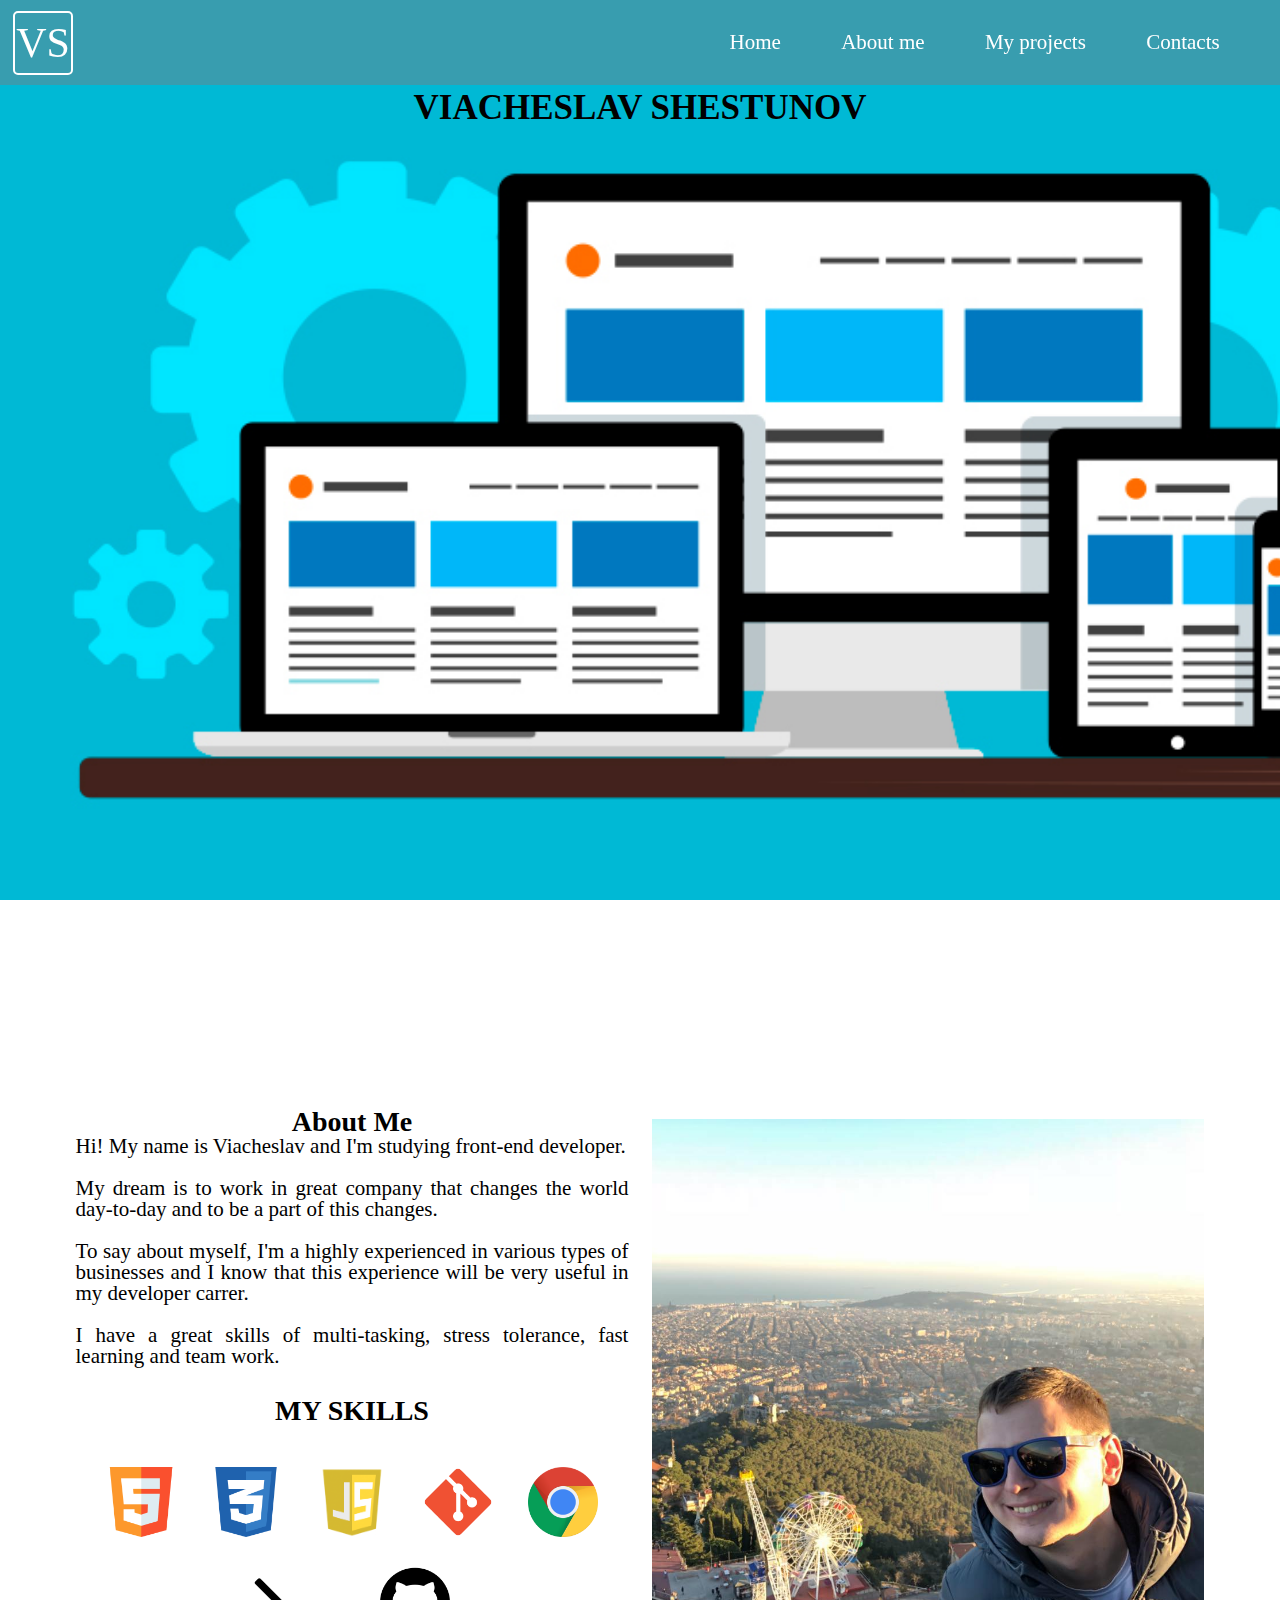
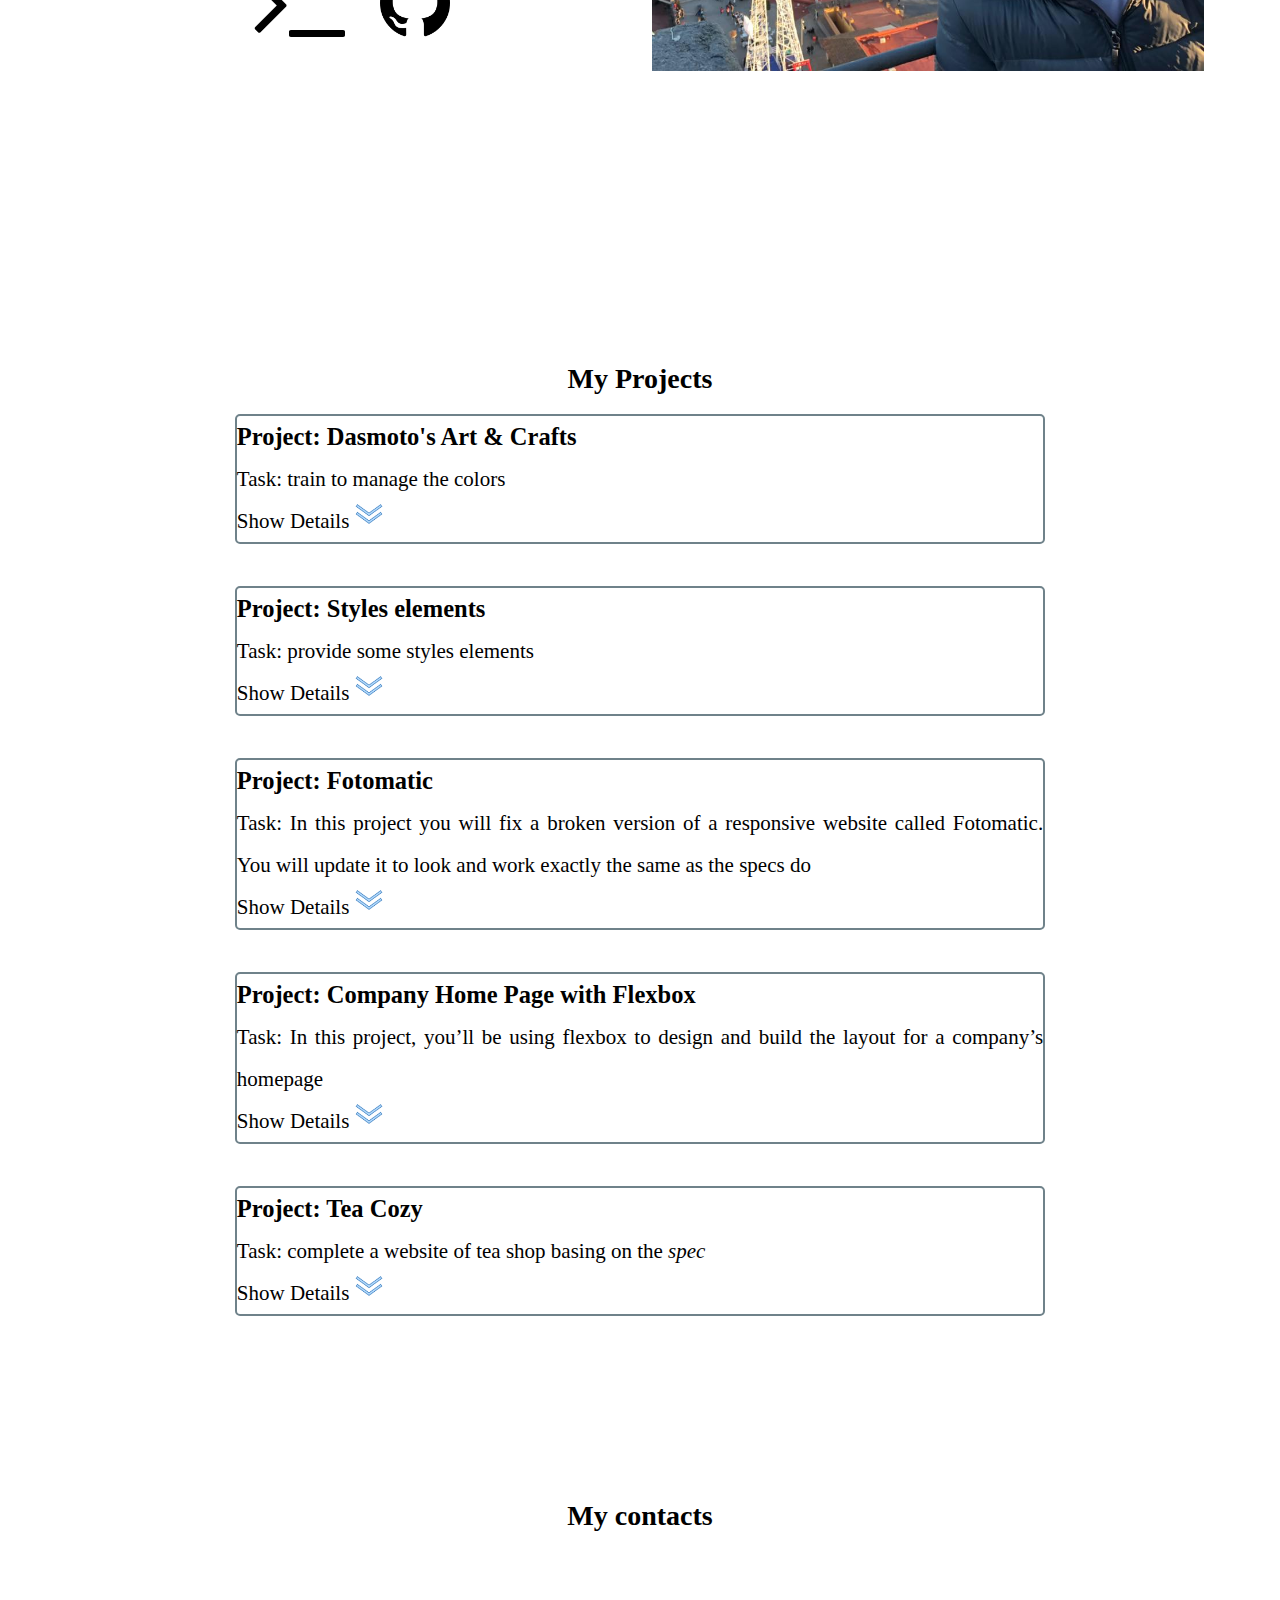
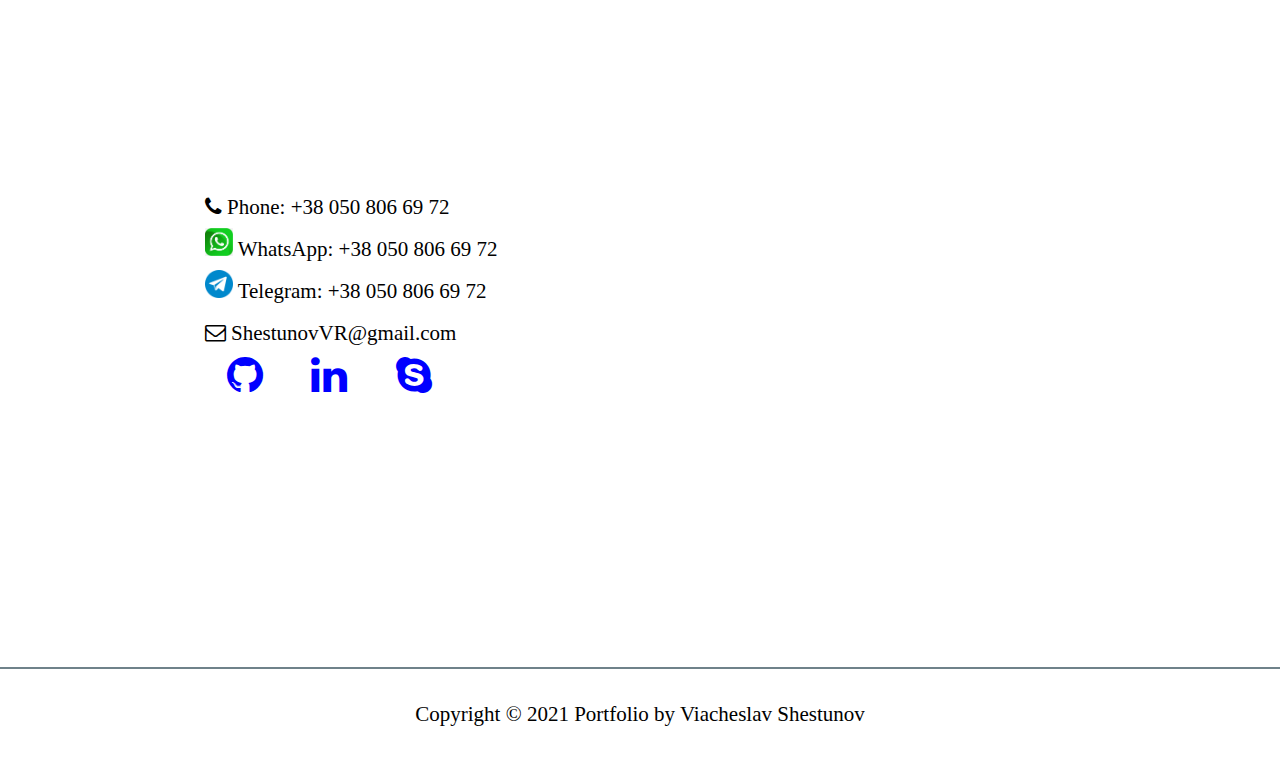
<file: index.html>
<!DOCTYPE html>
<html>
    <head>
        <title>My first portfolio</title>
        <meta http-equiv="Content-Type" content="text/html; charset=utf-8" />
        <meta name="viewport" content="width=device-width, initial-scale=1.0">
        <link rel="stylesheet"  href="./css/reset.css">
        <link rel="stylesheet"  href="./css/style.css">
        <link rel="stylesheet" href="https://maxcdn.bootstrapcdn.com/font-awesome/4.5.0/css/font-awesome.min.css">
    </head>
    <body>
        <header id="head">
            <nav id="navv">
                <div class="logo desktop">
                    <a class="logo-text desktop" href="./index.html">VS</a>
                </div>
                <ul class="desktop" id="navdesk">
                    <li class="desktop"><a href="#head">Home</a></li>
                    <li class="desktop"><a href="#About-me">About me</a></li>   
                    <li class="desktop"><a href="#My-projects">My projects</a></li>
                    <li class="desktop"><a href="#contact-me">Contacts</a></li>
                </ul>
                <img src="./icons/button.png" id="navbutton" hidden>
                <ul id="mobnavlist">
                    <li><a href="#head">Home</a></li>
                    <li><a href="#About-me">About me</a></li>
                    <li><a href="#My-projects">My projects</a></li>
                    <li><a href="#contact-me">Contacts</a></li>s
                </ul>
            </nav>
        </header>   
        <main>
            <section id="banner">
                <h1>VIACHESLAV SHESTUNOV</h1>
            </section>
            <section id="About-me" class="about-container">
                <div class="about">
                    <div class="about-text">
                        <h2>About Me</h2>
                        <p>Hi! My name is Viacheslav and I'm studying front-end developer.
                        <br><br>
                        My dream is to work in great company that changes the world day-to-day and to be a part of this changes.
                        <br><br>
                        To say about myself, I'm a highly experienced in various types of businesses and I know that this experience will be very useful in my developer carrer. 
                        <br><br>
                        I have a great skills of multi-tasking, stress tolerance, fast learning and team work.</p>
                        <div class="techs-container">
                            <h2> MY SKILLS<br></h2>
                            <div class="techs">
                                <a href="https://developer.mozilla.org/en-US/docs/Web/Guide/HTML/HTML5" target="_blank"><img src="./icons/html.png" class="icon"></a>
                                <a href="https://developer.mozilla.org/en-US/docs/Web/CSS" target="_blank"><img src="./icons/css.png" class="icon"></a>
                                <a href="https://developer.mozilla.org/en-US/docs/Web/JavaScript" target="_blank"><img src="./icons/js.jpg" class="icon"></a>
                                <a href="https://git-scm.com/" target="_blank"><img src="./icons/git.png" class="icon"></a>
                                <a href="https://www.google.com/intl/en/chrome/?brand=IXYC&gclid=Cj0KCQiA7NKBBhDBARIsAHbXCB52EkDRizLIXJynX8oY36kQV3zPQgkDBGh5k_0WTLygUndVQ51uj00aAtTcEALw_wcB&gclsrc=aw.ds/" target="_blank"><img src="./icons/chrome.png" class="icon"></a>
                                <a href="https://docs.microsoft.com/en-us/windows/terminal/command-line-arguments?tabs=windows" target="_blank"><i class="fa fa-terminal"></i></a>
                                <a href="https://github.com/" target="_blank"><img src="./icons/github.png" class="icon"></a>
                            </div>
                        </div> 
                    </div>
                    <img class="about-photo" src="./images/main-photo.jpg">
                </div>
            </section>
            <section id="My-projects">
                <div class="projects-container">
                    <h2>My Projects</h2>
                    <ul class="project-list">
                        <li id='project1'>
                            <div class="arrow-container">
                                <h3>Project: Dasmoto's Art & Crafts</h3>
                                <p>Task: train to manage the colors</p>
                                <div id="arr1" class="arrow">
                                    <span  id="text1">Show Details</span> 
                                    <img id="arrowdown1" src="./icons/arrowsdown.png" class="icon">
                                    <img src="./icons/arrowsup.png" class="icon" id="arrowup1" hidden>
                                </div>
                            </div>
                            <div class="hidden-project" id="hidden1" hidden>
                                <a href="./Project1/index.html" target="_blank"><img src="./images/project1.png" class="project-screenshot"></a>
                                <p class="project-technologies">Used such techs: 
                                    <i class="fa fa-html5"></i>
                                    <i class="fa fa-css3"></i>
                                    <i class="fa fa-git-square"></i>
                                    <i class="fa fa-chrome"></i>
                                    <i class="fa fa-terminal"></i>
                                    <i class="fa fa-github"></i>
                                </p>
                            </div>
                        </li>
                        <li id='project2'>
                            <div class="arrow-container">
                                <h3>Project: Styles elements</h3>
                                <p>Task: provide some styles elements</p>
                                <div id="arr2" class="arrow">
                                    <span  id="text2">Show Details</span> 
                                    <img id="arrowdown2" src="./icons/arrowsdown.png" class="icon">
                                    <img src="./icons/arrowsup.png" class="icon" id="arrowup2" hidden>
                                </div>
                            </div>
                            <div class="hidden-project" id="hidden2" hidden>
                                <a href="./Project2/index.html" target="_blank"><img src="./images/project2.png" class="project-screenshot"></a>
                                <p class="project-technologies">Used such techs: 
                                    <i class="fa fa-html5"></i>
                                    <i class="fa fa-css3"></i>
                                    <i class="fa fa-git-square"></i>
                                    <i class="fa fa-chrome"></i>
                                    <i class="fa fa-terminal"></i>
                                    <i class="fa fa-github"></i>
                                </p>
                            </div>
                        </li>
                        <li id='project3'>
                            <div class="arrow-container">
                                <h3>Project: Fotomatic</h3>
                                <p>Task: In this project you will fix a broken version of a responsive website called Fotomatic. You will update it to look and work exactly the same as the specs do</p>
                                <div id="arr3" class="arrow">
                                    <span  id="text3">Show Details</span> 
                                    <img id="arrowdown3" src="./icons/arrowsdown.png" class="icon">
                                    <img src="./icons/arrowsup.png" class="icon" id="arrowup3" hidden>
                                </div>
                            </div>
                            <div class="hidden-project" id="hidden3" hidden>
                                <a href="./fotomatic/index.html" target="_blank"><img src="./images/fotomatic.png" class="project-screenshot"></a>
                                <p class="project-technologies">Used such techs: 
                                    <i class="fa fa-html5"></i>
                                    <i class="fa fa-css3"></i>
                                    <i class="fa fa-git-square"></i>
                                    <i class="fa fa-chrome"></i>
                                    <i class="fa fa-terminal"></i>
                                    <i class="fa fa-github"></i>
                                </p>
                            </div>
                        </li>
                        <li id='project4'>
                            <div class="arrow-container">
                                <h3>Project: Company Home Page with Flexbox</h3>
                                <p>Task: In this project, you’ll be using flexbox to design and build the layout for a company’s homepage</p>
                                <div id="arr4" class="arrow">
                                    <span  id="text4">Show Details</span> 
                                    <img id="arrowdown4" src="./icons/arrowsdown.png" class="icon">
                                    <img src="./icons/arrowsup.png" class="icon" id="arrowup4" hidden>
                                </div>
                            </div>
                            <div class="hidden-project" id="hidden4" hidden>
                                <a href="./flex/index.html" target="_blank"><img src="./images/volkswagen.png" class="project-screenshot"></a>
                                <p class="project-technologies">Used such techs: 
                                    <i class="fa fa-html5"></i>
                                    <i class="fa fa-css3"></i>
                                    <i class="fa fa-git-square"></i>
                                    <i class="fa fa-chrome"></i>
                                    <i class="fa fa-terminal"></i>
                                    <i class="fa fa-github"></i>
                                </p>
                            </div>
                        </li>
                        <li id='project5'>
                            <div class="arrow-container">
                                <h3>Project: Tea Cozy</h3>
                                <span>Task: complete a website of tea shop basing on the <span class="ital">spec</span> </span>
                                <div id="arr5" class="arrow">
                                    <span  id="text5">Show Details</span> 
                                    <img id="arrowdown5" src="./icons/arrowsdown.png" class="icon">
                                    <img src="./icons/arrowsup.png" class="icon" id="arrowup5" hidden>
                                </div>
                            </div>
                            <div class="hidden-project" id="hidden5" hidden>
                                <a href="./tea/index.html" target="_blank"><img src="./images/teas.png" class="project-screenshot"></a>
                                <p class="project-technologies">Used such techs: 
                                    <i class="fa fa-html5"></i>
                                    <i class="fa fa-css3"></i>
                                    <i class="fa fa-git-square"></i>
                                    <i class="fa fa-chrome"></i>
                                    <i class="fa fa-terminal"></i>
                                    <i class="fa fa-github"></i>
                                </p>
                            </div>
                        </li>
                    </ul>
                </div>
            </section>
            <section id="contact-me">
                <h2>My contacts</h2>
                <div class="contacts-container">
                    <div class="links">
                        <p class="link"><a href="tel:+380508066972"><i class="fa fa-phone"></i></a> Phone: +38 050 806 69 72</p>
                        <p class="link"><a href="https://wa.me/+380508066972" target="_blank"><img class="icon" src="./icons/whatsapp.png"></a> WhatsApp: +38 050 806 69 72</p>
                        <p class="link"><a href="tg://resolve?domain=+380508066972" target="_blank"><img src="./icons/telegram.png" class="icon"></a> Telegram: +38 050 806 69 72</p>
                        <p class="link"><a href="mailto:shestunovvr@gmail.com"><i class="fa fa-envelope-o"></i></a> ShestunovVR@gmail.com</p>
                        <p id="outlinks">
                            <a href="https://github.com/vshestunov/gitproject" target="_blank"><i class="fa fa-github"></i></a>
                            <a href="https://www.linkedin.com/in/vshestunov/" target="_blank"><i class="fa fa-linkedin"></i></a>
                            <a href="skype:[live:vshestunov" target="_blank"><i class="fa fa-skype"></i></a>
                        </p>
                    </div>
                    <div class="map">
                        <iframe src="https://www.google.com/maps/embed?pb=!1m18!1m12!1m3!1d20341.567479500292!2d30.60509472264347!3d50.409504086047384!2m3!1f0!2f0!3f0!3m2!1i1024!2i768!4f13.1!3m3!1m2!1s0x40d4c5a6f51937c5%3A0x6391f23304a1085!2z0J_QvtC30L3Rj9C60LgsINCa0LjQtdCyLCAwMjAwMA!5e0!3m2!1sru!2sua!4v1614179191470!5m2!1sru!2sua" width="600" height="450" style="border:0;" allowfullscreen="" loading="lazy"></iframe>
                    </div>
                </div>
            </section>
            <footer class="footer">
                <p>Copyright &copy; 2021 Portfolio by Viacheslav Shestunov</p>
            </footer>
        </main>
        
        <script src="./js/main.js"></script>
    </body>
</html>
</file>
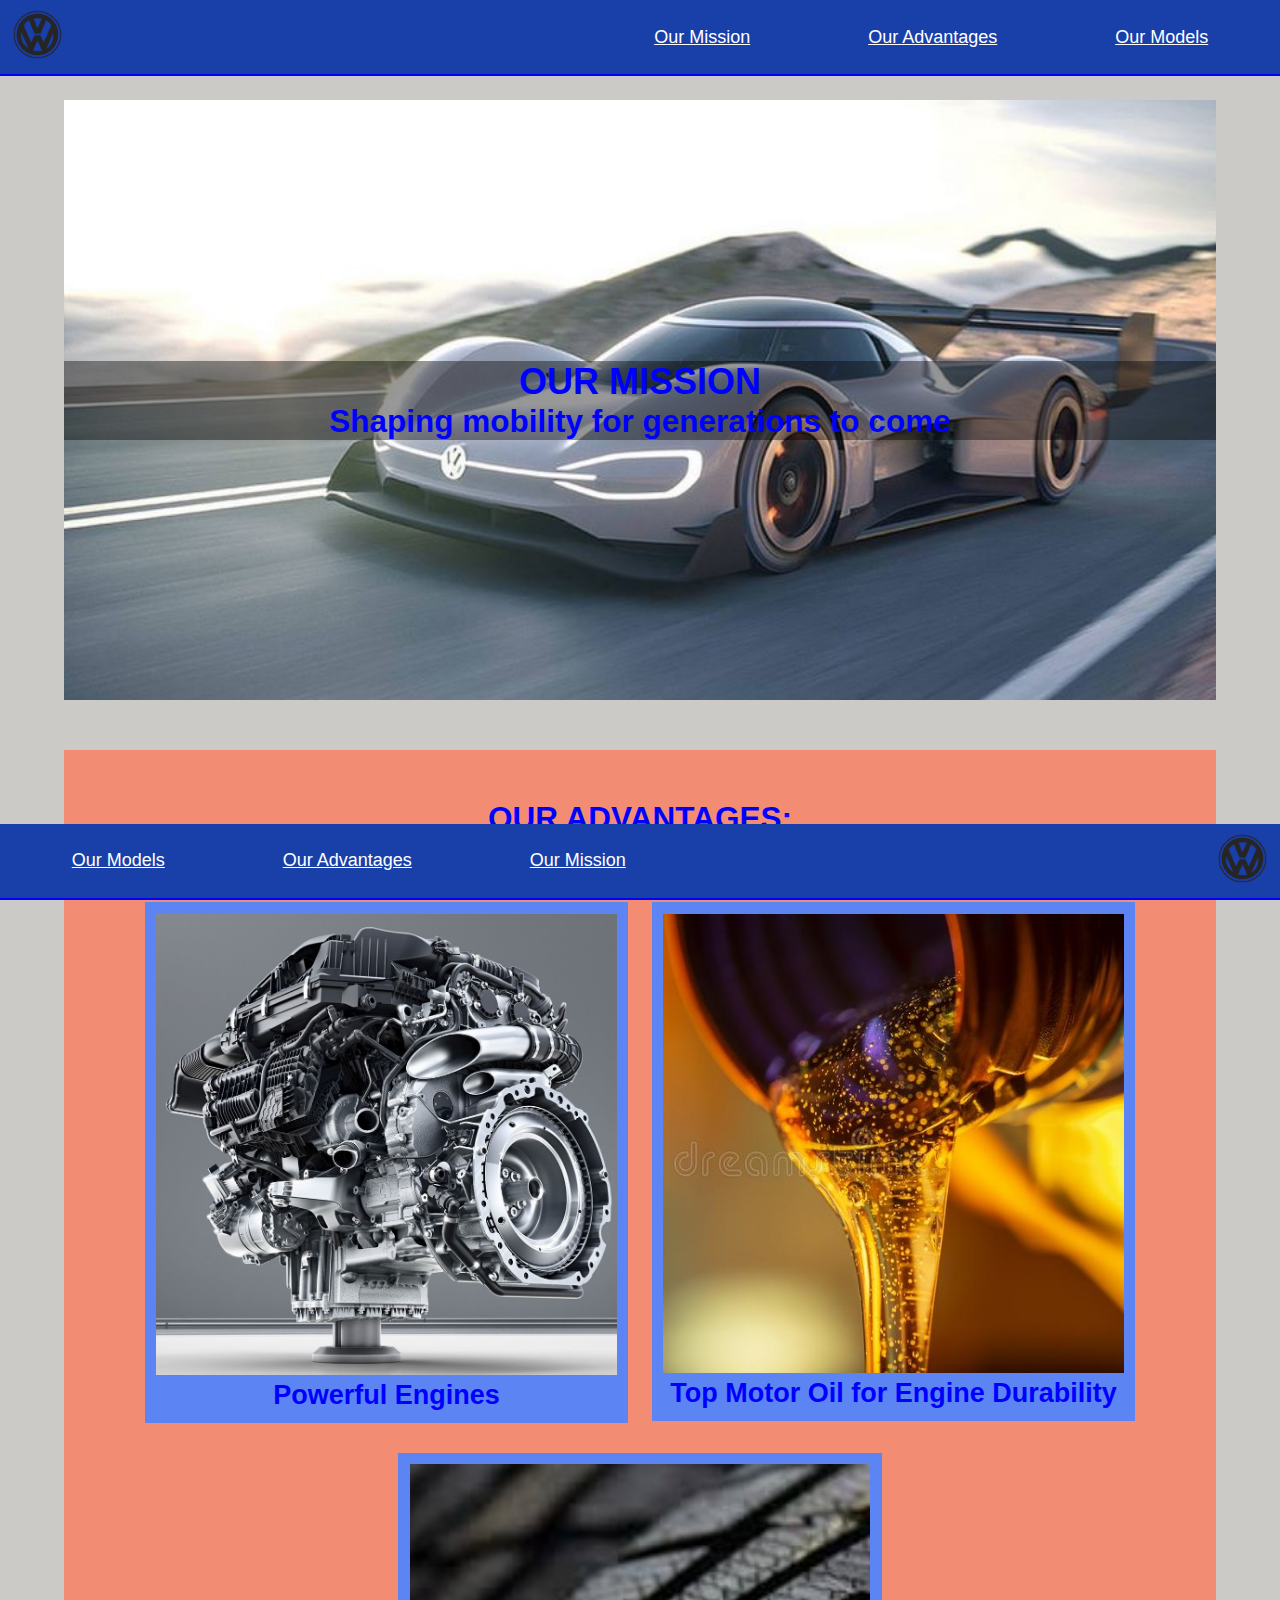
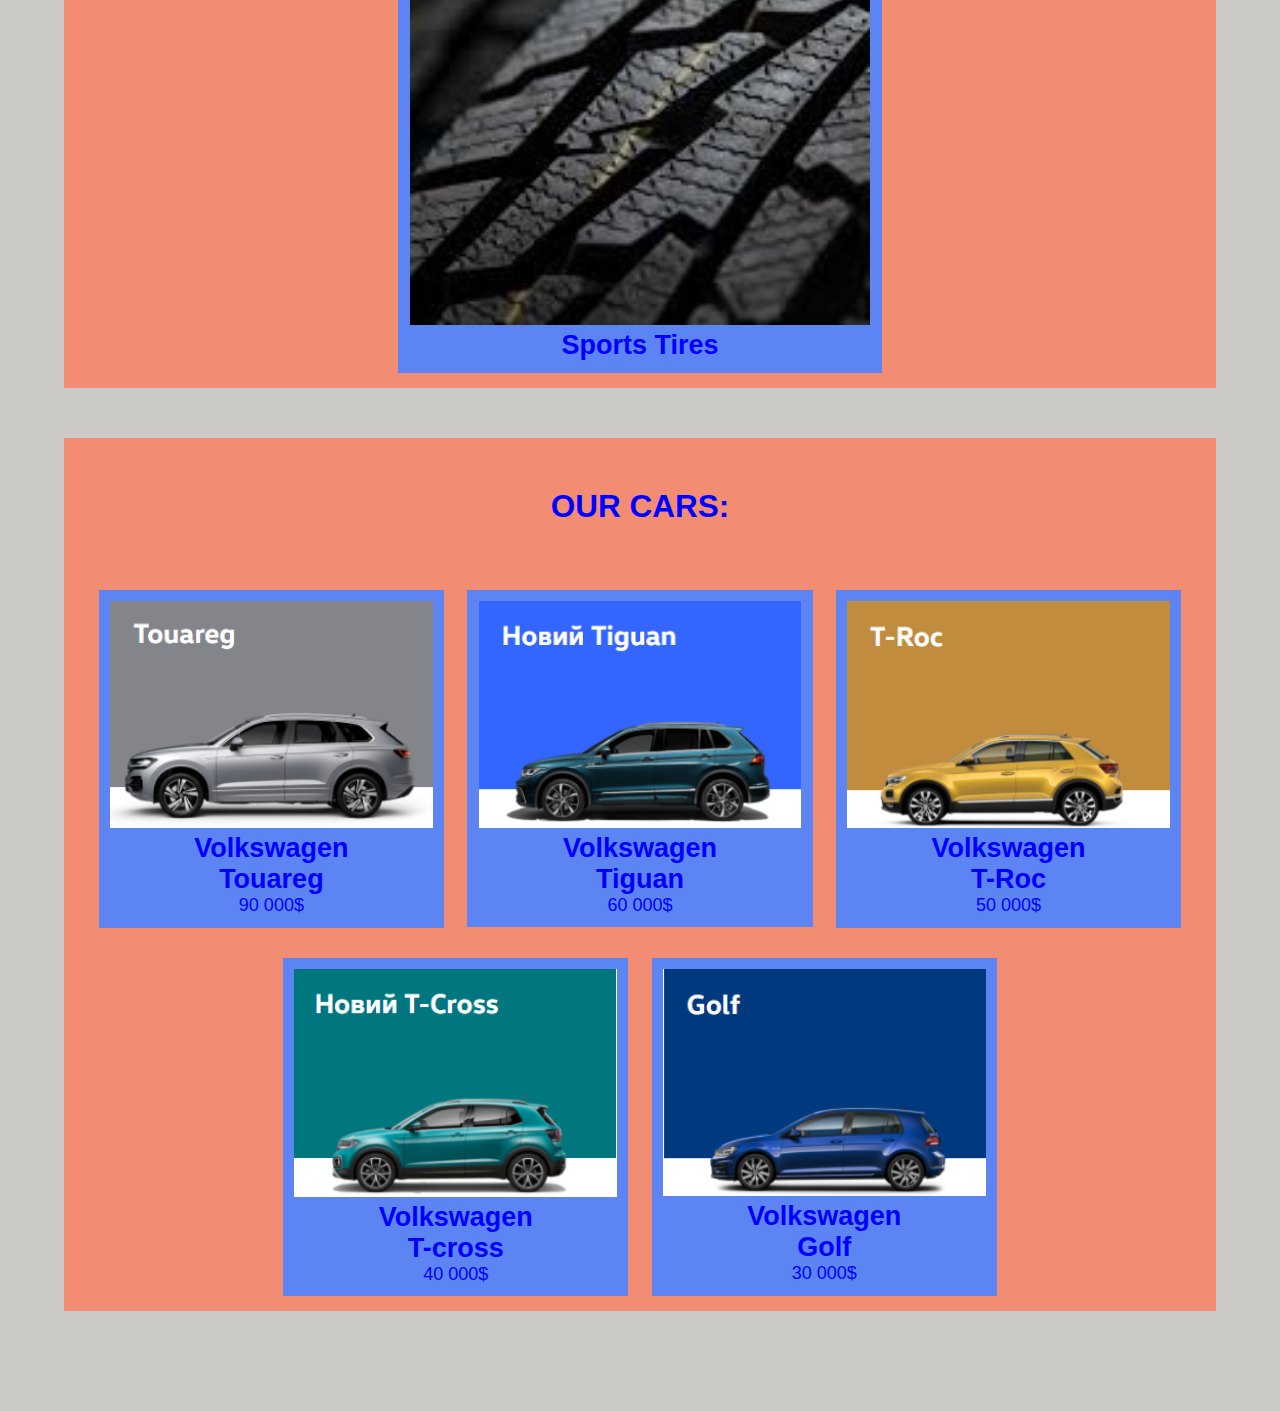
<file: flex/index.html>
<!DOCTYPE html>

<html>
  <head>
    <link rel="shortcut icon" href="vw.ico" type="image/x-icon">
    <link rel="stylesheet" href="styles.css" type="text/css">
    <title>Volkswagen</title>
  </head>

  <body>  
    <header>
      <div class="div-nav">
        <div class="logo">
          <a href="#"><img src="./images/vw.png"></a>
        </div>
        <nav class="flexnav">
          <div class="nav"><a href="#ref1">Our Mission</a></div>
          <div class="nav"><a href="#ref2">Our Advantages</a></div>
          <div class="nav"><a href="#crs">Our Models</a></div>
        </nav>
      </div>
    </header>
    <main>
      <div class="container-banner">
        <div class="banner" id="ref1">
          <div class="inside-banner">
            <h1>Our mission</h1>
            <h2>Shaping mobility for generations to come</h2>
          </div>
        </div>
      </div>
      <div class="container-adv" id="ref2">
        <div class="adv">
          <h2>OUR ADVANTAGES:</h2>
          <div class="inside-adv">
            <div class="image-container">
              <img src="./images/engine.jpg">
              <h3>Powerful Engines</h3>
            </div>
            <div class="image-container">
              <img src="./images/oil.jpg">
              <h3>Top Motor Oil for Engine Durability</h3>
            </div>
            <div class="image-container">
              <img src="./images/tires.jpg">
              <h3>Sports Tires</h3>
            </div>
          </div>
        </div>
      </div>
      <div class="container-cars">
        <div class="cars" id="crs">
          <h2>OUR CARS:</h2>
          <div class="inside-cars">
            <div class="cars-img">
              <img src="./images/touareg.png">
              <h3>Volkswagen <br> Touareg</h3>
              <p>90 000$</p>
            </div>
            <div class="cars-img">
              <img src="./images/tiguan.png">
              <h3>Volkswagen <br> Tiguan</h3>
              <p>60 000$</p>
            </div>
            <div class="cars-img">
              <img src="./images/t-roc.png">
              <h3>Volkswagen <br> T-Roc</h3>
              <p>50 000$</p>
            </div>
            <div class="cars-img">
              <img src="./images/t-cross.png">
              <h3>Volkswagen <br> T-cross</h3>
              <p>40 000$</p>
            </div>
            <div class="cars-img">
              <img src="./images/golf.png">
              <h3>Volkswagen <br>Golf</h3>
              <p>30 000$</p>
            </div>  
            </div>
          </div>
        </div>
      </div>
    </main>
    <footer>
      <div class="footer">
        <div class="logo">
          <a href="#"><img src="./images/vw.png"></a>
        </div>
        <nav class="flexnav footer-nav">
          <div class="nav foot"><a href="#ref1">Our Mission</a></div>
          <div class="nav foot"><a href="#ref2">Our Advantages</a></div>
          <div class="nav foot"><a href="#">Our Models</a></div>
        </nav>
      </div>
    </footer>
  </body>
</html>
</file>
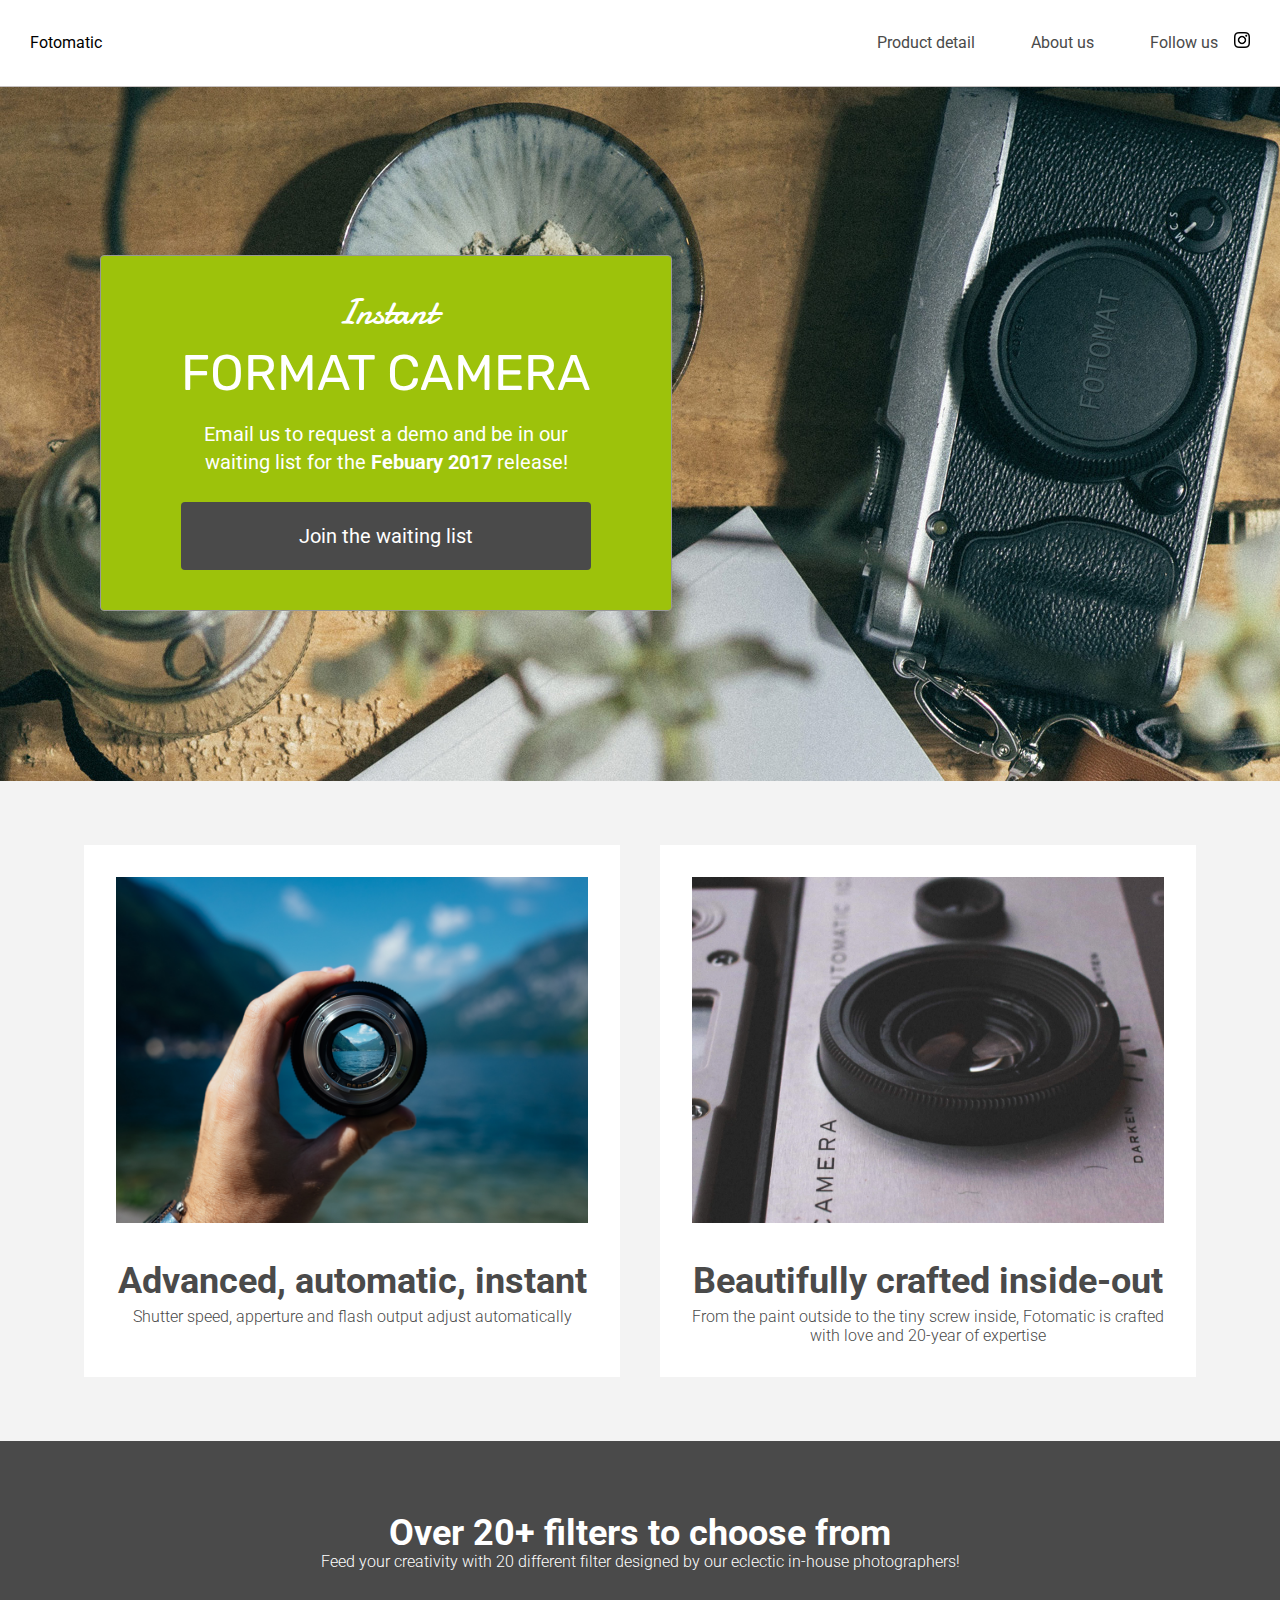
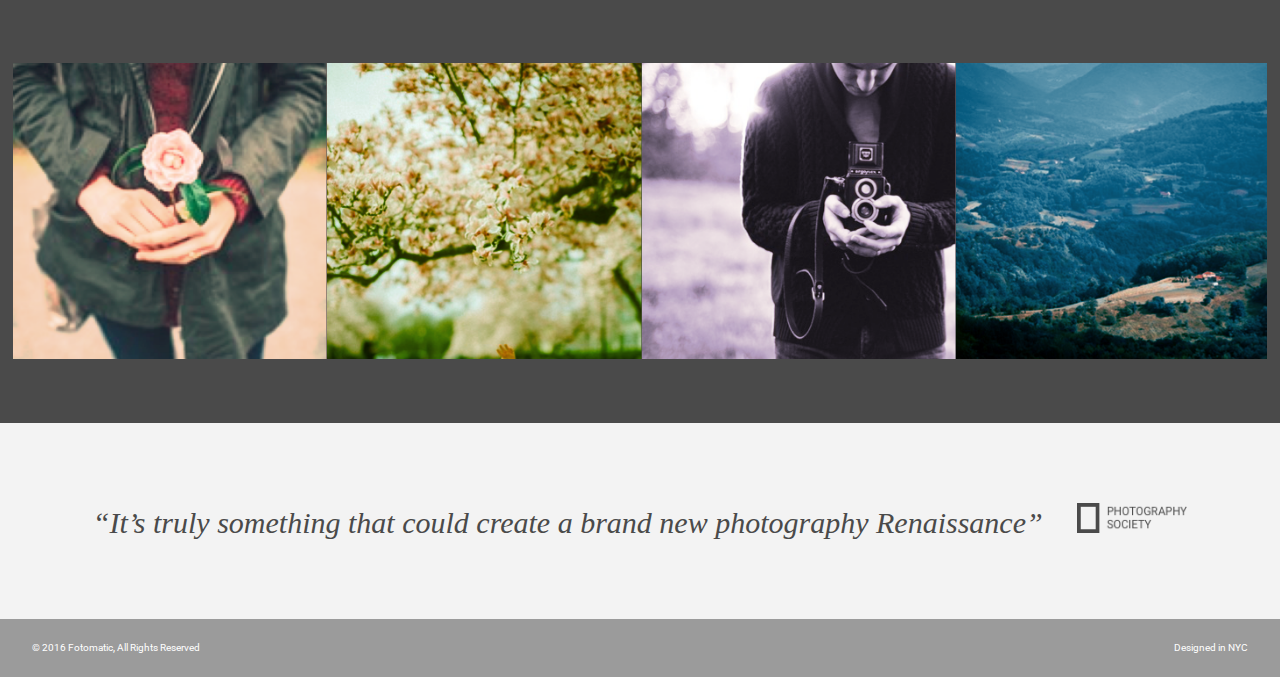
<file: fotomatic/index.html>
<!DOCTYPE html>
<html>
<head>
  <link href="https://fonts.googleapis.com/css?family=Damion" rel="stylesheet">
  <link href="https://fonts.googleapis.com/css?family=Rubik" rel="stylesheet">
  <link href="https://fonts.googleapis.com/css?family=Roboto:300,400,600,700" rel="stylesheet">
  <link rel="stylesheet"  href="./resources/css/reset.css">
  <link rel="stylesheet"  href="./resources/css/style-old.css">
  </head>
<body>
  <!-- Header -->
  <header>
    <div class="content">
      <a href="index.html" class="desktop logo">Fotomatic</a>
      <nav class="desktop">
        <ul>
          <li><a href="#">Product detail</a></li>
          <li><a href="#">About us</a></li>
          <li><a href="https://www.instagram.com/" target="_blank">Follow us <img class="icon" src="./resources/images/instagram.png"></a></li>
          <li><a href="https://www.instagram.com/" class="button">Join us</a></li>
        </ul>
      </nav>
      <nav class="mobile">
        <ul>
          <li><a href="#"><img src="./resources/images/ic-logo.svg"></a></li>
          <li><a href="#"><img src="./resources/images/ic-product-detail.svg"></a></li>
          <li><a href="#"><img src="./resources/images/ic-about-us.svg"></a></li>
          <li><a href="https://www.instagram.com/" class="button">Join us</a></li>
        </ul>
      </nav>
    </div>
  </header>

  <!-- Main Content -->
  <div class="main-content">

    <!-- Sign Up Section -->
    <div id="sign-up-section" class="banner">
      <div id="sign-up-cta">
        <div class="content center">
          <div class="header">
            <h2 class="cursive">Instant</h2>
            <h1 class="striking">FORMAT CAMERA</h1>
          </div>
          <div class="email">
            <span>
              Email us to request a demo and be in our waiting list for the <strong>Febuary 2017</strong> release!
            </span>
            <div class="button">Join the waiting list</div>
          </div>
        </div>
      </div>
    </div>

    <!-- Features Section -->
    <div id="features-section">
      <div class="feature">
        <div class="center">
          <div class="image-container">
            <img src="./resources/images/feature-1.png" />
          </div>
          <div class="content">
            <h2>Advanced, automatic, instant</h2>
            <h3>Shutter speed, apperture and flash output adjust automatically</h3>
          </div>
        </div>
      </div>
      <div class="feature">
        <div class="center">
          <div class="image-container">
            <img src="./resources/images/feature-2.png" />
          </div>
          <div class="content">
            <h2>Beautifully crafted inside-out</h2>
            <h3>From the paint outside to the tiny screw inside, Fotomatic is crafted with love and 20-year of expertise</h3>
          </div>
        </div>
      </div>
    </div>

    <!-- Filters Section -->
    <div id="filters-section">
      <div class="content center">
        <h2>Over 20+ filters to choose from</h2>
        <h3>Feed your creativity with 20 different filter designed by our eclectic in-house photographers!</h3>
      </div>
      <div class="images-container">
        <div class="image-container">
          <img src="./resources/images/filter-1.png" />
        </div>
        <div class="image-container">
          <img src="./resources/images/filter-2.png" />
        </div>
        <div class="image-container">
          <img src="./resources/images/filter-3.png" />
        </div>
        <div class="image-container extra">
          <img src="./resources/images/filter-4.png" />
        </div>
      </div>
    </div>

    
    <div id="quotes-section">
      <div class="content center">
        <span class="quote">“It’s truly something that could create a brand new photography Renaissance”</span>
        <img class="quote-citation" src="./resources/images/photography-logo.png" />
      </div>
    </div>

    <!-- Footer -->
    <footer>
      <div class="content">
        <span class="copyright">© 2016  Fotomatic, All Rights Reserved</span>
        <span class="location">Designed in NYC</span>
      </div>
    </footer>

  </div>
</body>
</html>
</file>
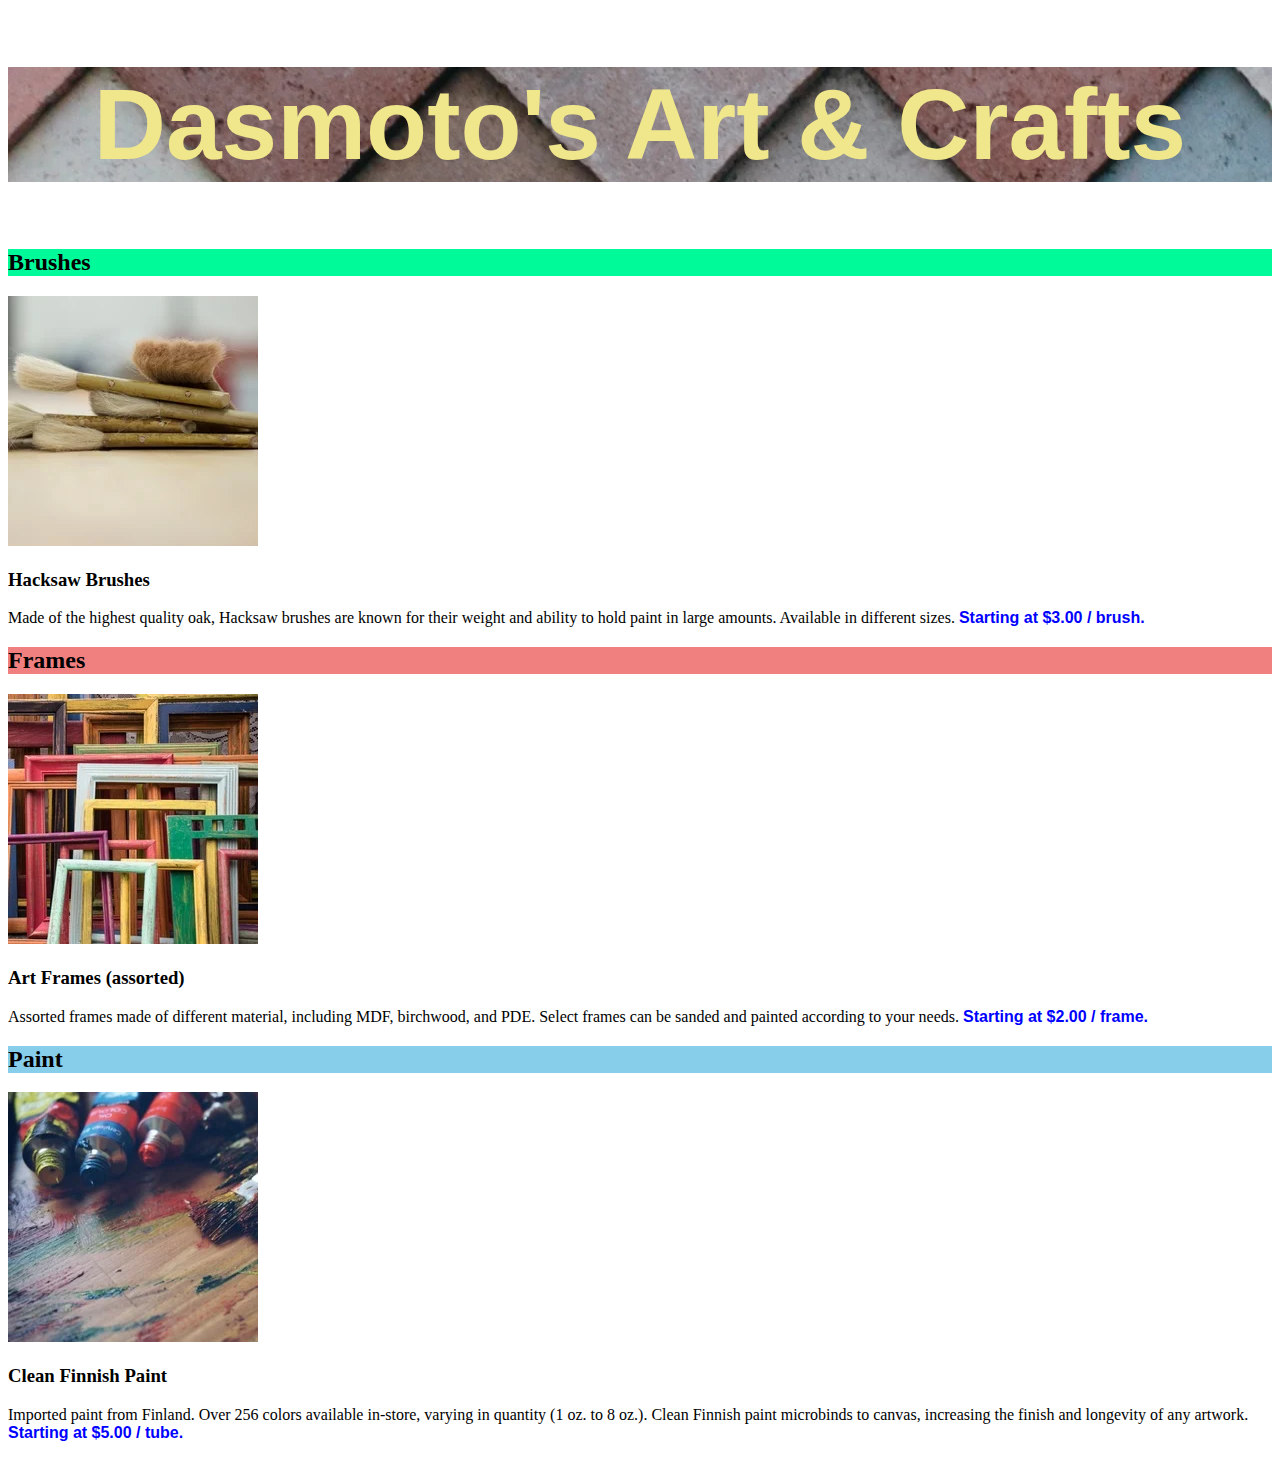
<file: Project1/index.html>
<!DOCTYPE html>
<html>
    <head>
        <link rel="stylesheet" type="text/css" href="css/style.css">
    </head>
    <body>
        <header>
            <h1>Dasmoto's Art & Crafts</h1>
        </header>
        <main>
            <section>
                <h2 class="brushes">Brushes</h2>
                <img src="css/images/img2.png" alt="brushes">
                <h3>Hacksaw Brushes</h3>
                <p>Made of the highest quality oak, Hacksaw brushes are known for their weight and 
                ability to hold paint in large amounts. Available in different sizes. <span class="prices">Starting at $3.00 / brush.</span></p>
            </section>
            <section>
                <h2  class="frames">Frames</h2>
                <img src="css/images/img3.png" alt="Frames">
                <h3>Art Frames (assorted)</h3>
                <p>Assorted frames made of different material, including MDF, birchwood, and PDE. 
                Select frames can be sanded and painted according to your needs. <span class="prices">Starting at $2.00 / frame.</span></p>
            </section>
            <section>
                <h2 class="paint">Paint</h2>
                <img src="css/images/img4.png">
                <h3>Clean Finnish Paint</h3>
                <p>Imported paint from Finland. Over 256 colors available in-store, varying in quantity (1 oz. to 8 oz.). 
                Clean Finnish paint microbinds to canvas, increasing the finish and longevity of any artwork. <span class="prices">Starting at $5.00 / tube.</span></p>
            </section>
        </main>
        
    </body>
</html>
</file>
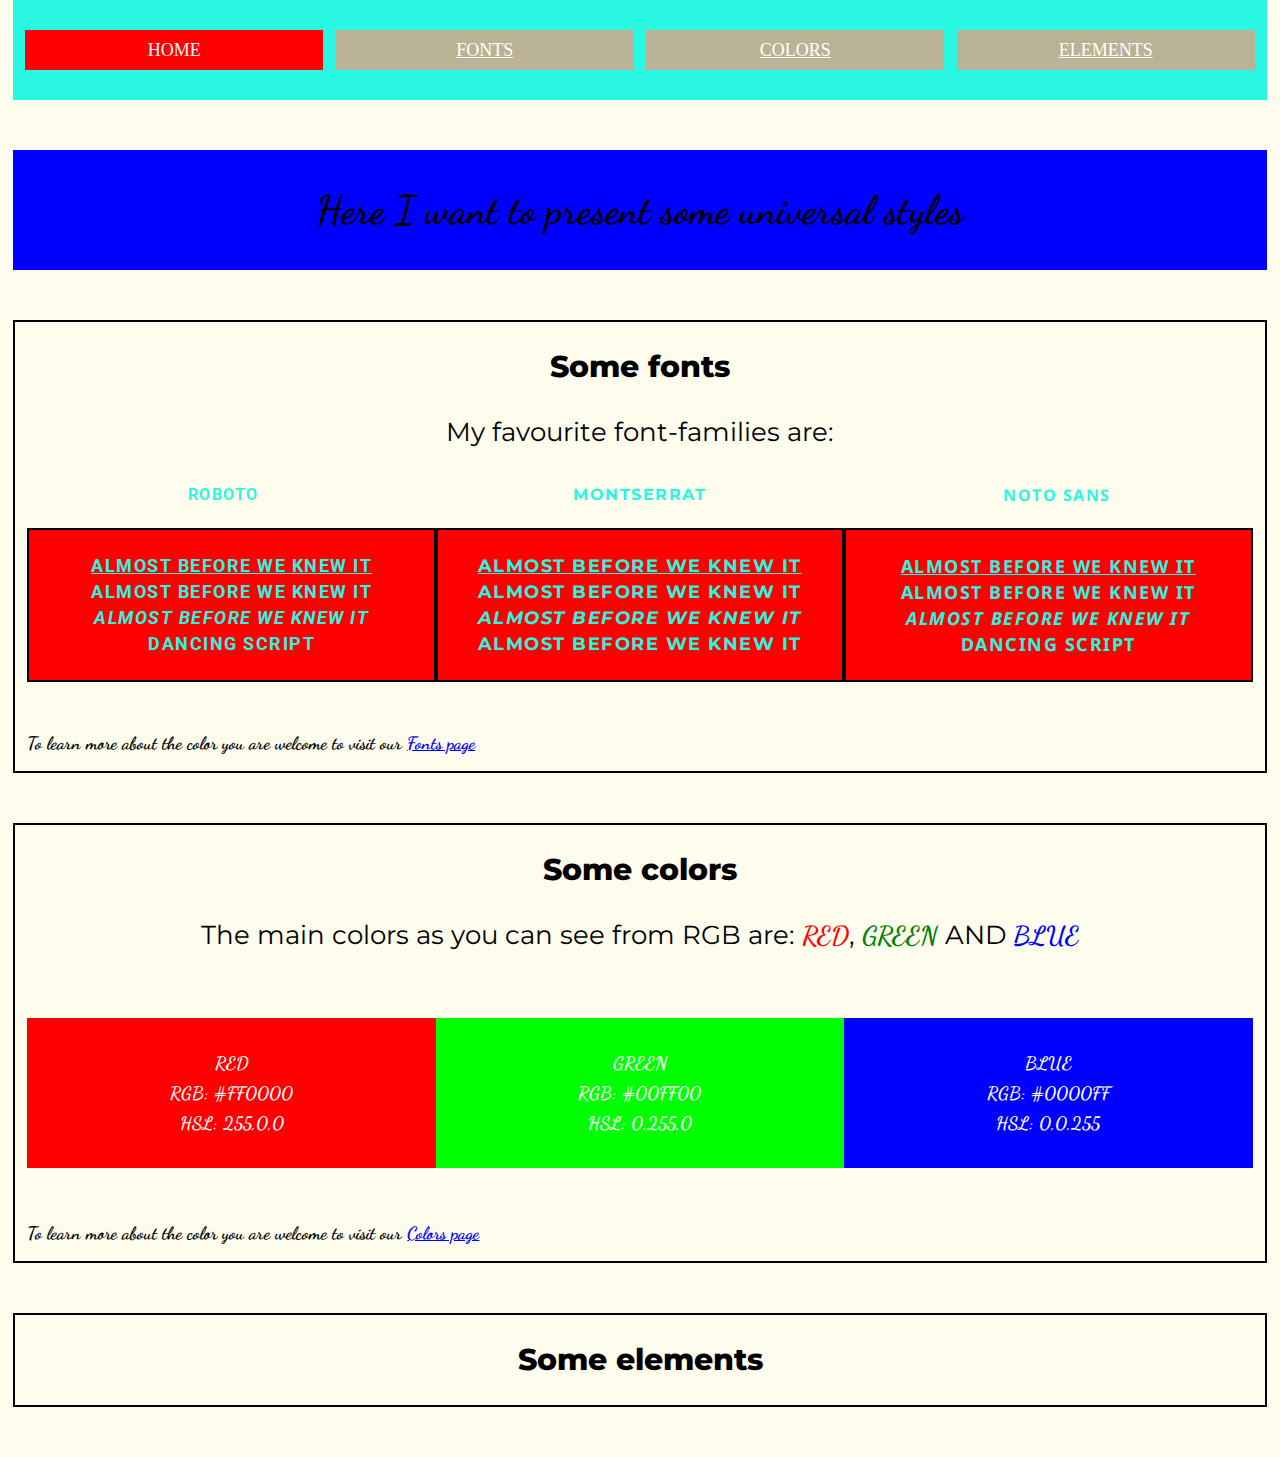
<file: Project2/index.html>
<!DOCTYPE html>
<html>
    <head>
        <link rel="preconnect" href="https://fonts.gstatic.com">
        <link href="https://fonts.googleapis.com/css2?family=Dancing+Script:wght@400;500;600;700&family=Montserrat:ital,wght@0,400;0,700;1,400&family=Noto+Sans:ital,wght@0,400;0,700;1,400&family=Roboto:ital,wght@0,400;0,700;1,400&family=Yusei+Magic&display=swap" rel="stylesheet">
        <link rel="stylesheet" type="text/css" href="reset.css">
        <link rel="stylesheet" type="text/css" href="styles.css">
        <title>My styles site</title>
    </head>
    <body>
        <header>
            <nav>
                <div class="hnav">
                    <ul class="navlist">
                        <li class="headli head" id="current"><a href="index.html">Home</a></li>
                        <li class="headli head"><a href="fonts.html">Fonts</a></li>
                        <li class="headli head"><a href="colors.html">Colors</a></li>
                        <li class="headli head"><a href="elements.html">Elements</a></li>
                    </ul>
                </div>
            </nav>
        </header>
        <main>
            <section class="section1">
                <h1>Here I want to present some universal styles</h1>
            </section>
            <section class="tab fonts">
                <h2>Some fonts</h2>
                <h3>My favourite font-families are: </h3>
                <ul>
                    <li class="fontli" id="roboto">Roboto</li>
                    <li class="fontli" id="montserrat">Montserrat</li>
                    <li class="fontli" id="noto">Noto Sans</li>
                </ul>
                <div class="examples-fonts">
                    <div class="container">
                        <div class="font" id="roboto">
                            <div>
                                <u>Almost before we knew it</u><br>
                                Almost before we knew it <br>
                                <span class="italic">Almost before we knew it</span><br>
                                <span class="bold">Dancing script</span>
                            </div>
                        </div>
                    </div>
                    <div class="container">
                        <div class="font" id="montserrat">
                            <div>
                                <u>Almost before we knew it</u><br>
                                Almost before we knew it <br>
                                 <span class="italic">Almost before we knew it</span><br>
                                <span class="bold">Almost before we knew it</span>
                            </div>
                        </div>
                    </div>
                    <div class="container">
                        <div class="font" id="noto">
                            <div>
                                <u>Almost before we knew it</u><br>
                                Almost before we knew it <br>
                                <span class="italic">Almost before we knew it</span><br>
                                <span class="bold">Dancing script</span>
                            </div>
                        </div>
                    </div>
                </div>
                <p>To learn more about the color you are welcome to visit our <a href="fonts.html" title="Fonts Page">Fonts page</a></p>
            </section>
            <section class="tab colors">
                <h2>Some colors</h2>
                <h3>The main colors as you can see from RGB are: <span id="red">RED</span>, <span id="green">GREEN</span> AND<span id="blue"> BLUE</span></h3>
                <div class="examples-colors">
                    <div class="container">
                        <div class="color" id="color1"> <p>RED <br> RGB: #FF0000 <br> HSL: 255,0,0</p> </div>
                    </div>
                    <div class="container">
                        <div class="color" id="color2"><p>GREEN <br> RGB: #00FF00 <br> HSL: 0,255,0</p></div>
                    </div> 
                    <div class="container">
                        <div class="color" id="color3"><p>BLUE <br> RGB: #0000FF <br> HSL: 0,0,255</p></div>
                    </div>
                </div> 
                <p>To learn more about the color you are welcome to visit our <a href="colors.html" title="Colors Page">Colors page</a></p>
            </section>
            <section class="tab elements">
                <h2>Some elements</h2>
            </section>
        </main>
        <footer>
    
        </footer>
    </body>
    
</html>
</file>
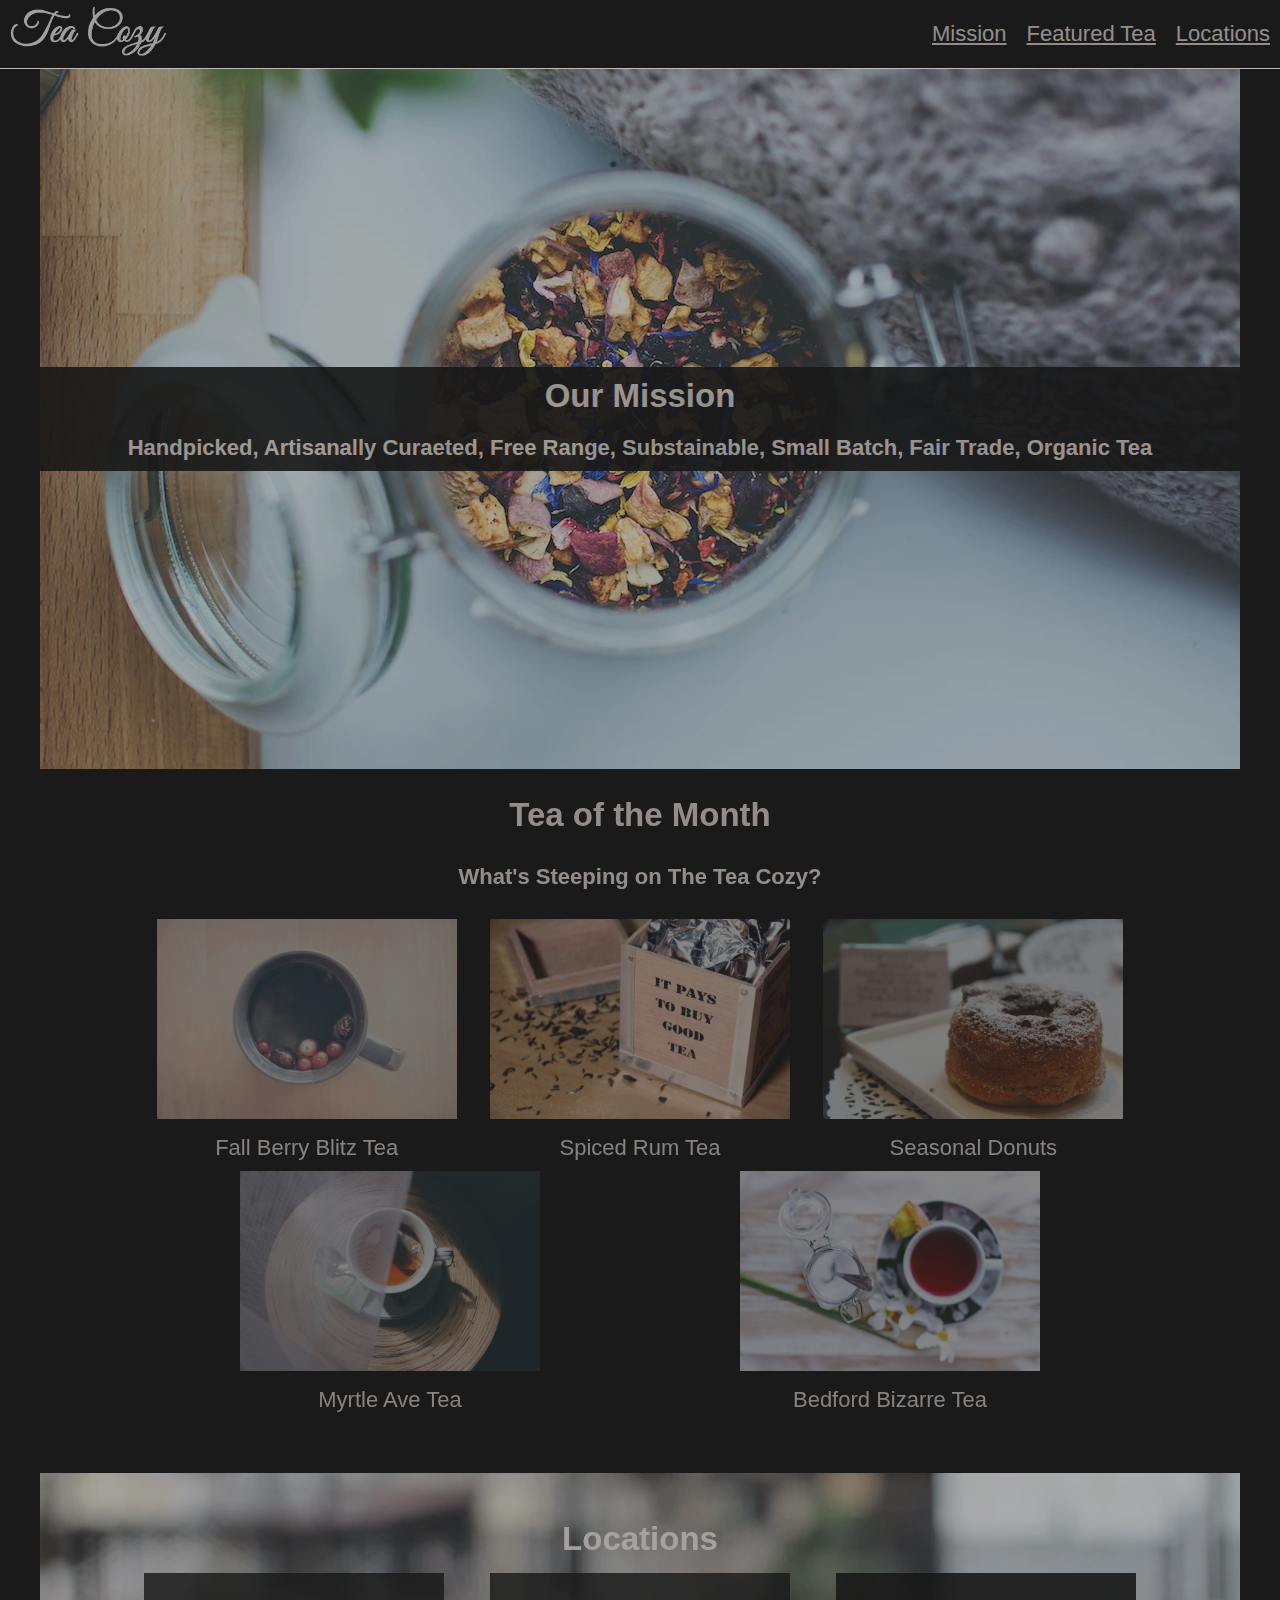
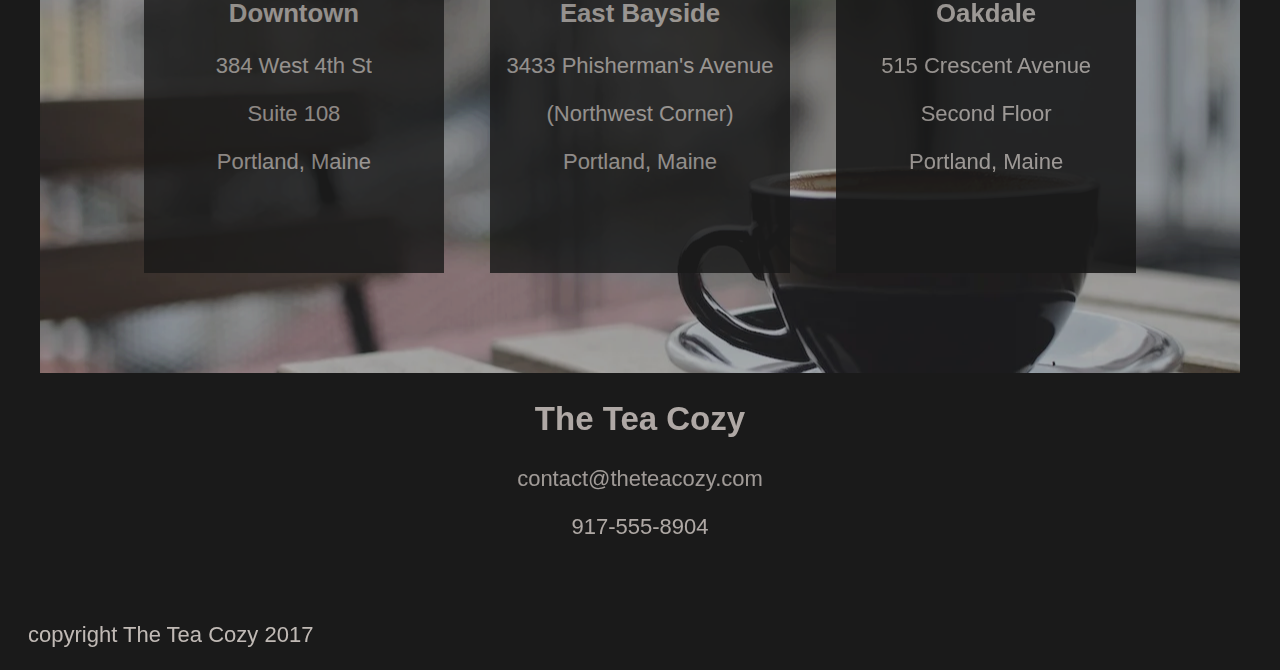
<file: tea/index.html>
<!DOCTYPE html>
<html>
    <head>
                <link rel="stylesheet" type="text/css" href="style.css">
        <title>My styles site</title>
    </head>
    <body>
        <header>    
            <div class="header">
                <div class="logo">
                    <img src="./images/logo.png" title="logo">
                </div>
                
                    <div class="nav">
                        <div class="navli"><a href="#">Mission</a></div>
                        <div class="navli"><a href="#">Featured Tea</a></div>
                        <div class="navli"><a href="#">Locations</a></div>
                    </div>
                
            </div>
        </header>
        <main>
            <div class="main-container">
                <div class="mission">
                    <div class="headlines">
                        <h2>Our Mission</h2>
                        <h4>Handpicked, Artisanally Curaeted, Free Range, Substainable, Small Batch, Fair Trade, Organic Tea</h4>
                    </div>
                    
                </div>
            </div>
            <div class="jumbo">
                <div class="jumbotron">
                    <div class="tea">
                        <h2>Tea of the Month</h2>
                        <h4>What's Steeping on The Tea Cozy?</h4>
                    </div>
                    <div class="images">
                        <div class="image-container">
                            <img src="./images/berryblitz.png">
                            <p>Fall Berry Blitz Tea</p>
                        </div>
                        <div class="image-container">
                            <img src="./images/rum.png">
                            <p>Spiced Rum Tea</p>
                        </div>
                        <div class="image-container">
                            <img src="./images/donut.png">
                            <p>Seasonal Donuts</p>
                        </div>
                        <div class="image-container">
                            <img src="./images/myrte.png">
                            <p>Myrtle Ave Tea</p>
                        </div>
                        <div class="image-container">
                            <img src="./images/bedford.png">
                            <p>Bedford Bizarre Tea</p>
                        </div>
                    </div>
                </div>
            </div>
            <div class="locations-container">
                <div class="locations">
                        <h2>Locations</h2>
                        <div class="loc">
                            <div class="adress"><h3>Downtown</h3><p>384 West 4th St</p><p>Suite 108</p><p>Portland, Maine</p></div>
                            <div class="adress"><h3>East Bayside</h3><p>3433 Phisherman's Avenue</p><p>(Northwest Corner)</p><p>Portland, Maine</p></div>
                            <div class="adress" id="oakdale"><h3>Oakdale</h3><p>515 Crescent Avenue</p><p>Second Floor</p><p>Portland, Maine</p></div>
                        </div>
                    
                </div>
            </div>
            
            <div class="main-foot">
                <h2>The Tea Cozy</h2>
                <p><a href="#">contact@theteacozy.com</a></p>
                <p>917-555-8904</p>
            </div>
        </main>
        <footer>
            <p>copyright The Tea Cozy 2017</p>
        </footer>
    </body>
</html>
</file>
<file: css/style.css>
html {
    font-size: 14px;
}
body {
    background-color: white;
}
h1 {
    font-size: 2.5rem;
    font-weight: 800;
}

h2 {
    font-size: 2rem;
    font-weight: 800;
}

h3 {
    font-size: 1.75rem;
    font-weight: 600;
}

p {
    font-size: 1.5rem;
}

.ital {
    font-style: italic;
}

/** HEADER SCTION **/

#navv {
    position: fixed;
    display: flex;
    width: 100%;
    height: 85px;
    background-color: rgba(111,130,138, 0.5);
    align-items: center;
    z-index: 10;
    top: 0;
}

#navdesk {
    display: flex;
    align-items: center;
    justify-content: flex-end;
    width: 100%;
}

#mobnavlist {
    display: none;
}

#navdesk li {
    margin-right: 5%;
    cursor: pointer;
}
#navdesk li a {
    color: white;
    font-size: 1.5rem;
    opacity: 1;
}

#navdesk li a:hover {
    color: midnightblue;
}

.logo {
    width: 60px;
    height: 60px;
    margin-left: 1%;
    border-radius: 5px;
    border: 2px solid white;
    display: flex;
    justify-content: center;
    align-items: center; 
    opacity: 1;
}

.logo:hover {
    border: 2px solid midnightblue;
}

.logo-text {
    color: white;
    font-size: 3rem;
    opacity: 1;
}

.logo-text:hover {
    color: midnightblue;
}

/* BANNER */

#banner {
    background-image: url('./dev.jpg');
    background-repeat: no-repeat;
    background-size: cover;
    height: 100vh;
}


#banner h1 {
    position: absolute;
    top: 90px;
    width: 100%;
    text-align: center;
}

/** ABOUT ME **/

main {
    position: absolute;
    width: 100%;
}


.about-container {
    width: 100%;
    justify-content: center;
    display: flex;
    text-align: justify;
    min-height: 100vh;
}

.about {
    display: flex;
    width: 90%;
    height: auto;
    align-items: center;
    flex-wrap: wrap;
    margin-top: 10vh;
}

.about h2 {
    text-align: center;
}

.about-text {
    width: 48%;
    height: auto;
    margin: 1rem 1%;
}

.about-photo {
    width: 48%;
    height: auto;
    margin: 1rem 1%;
}


/* MY PROJECTS */

#My-projects {
    width: 100%;
    justify-content: center;
    display: flex;
    text-align: justify;
    margin: 30px 0;
}

.projects-container {
    display: flex;
    width: 90%;
    justify-content: center;
    flex-wrap: wrap;
    min-height: 100vh;
}
.projects-container h2 {
    width: 100%;
    text-align: center;
    margin-top: 15vh;
}
.project-list {
    width: 100%;
    display: flex;
    justify-content: center;
    flex-wrap: wrap;
}

.project-list li {
    font-size: 1.5rem;
    margin: 1.5rem 1%;
    display: flex;
    align-items: center;
    flex-wrap: wrap;
    width: 70%;
    border: 2px solid rgba(111,130,138, 1);
    border-radius: 5px;
    line-height: 3rem;
}
.arrow-container {
    width: 100%;
}

.arrow {
    margin-right: 5px;
    cursor: pointer;
}

.hidden-project {
    width: 100%;
    height: auto;
}

.project-screenshot {
    width: 100%;
}

.project-technologies i {
    margin: 0 1%;
}

/* My Techs */

.techs-container {
    width: 100%;
    text-align: center;
}

.techs-container h2 {
    margin: 30px 0;
}

.techs {
    font-size: 7rem;
    color: blue;
    margin: 0 1%;
    text-align: center;
    margin: 30px 0;
}

.techs .icon {
    width: 5rem;
    height: auto;
}

.techs a {
    color: black;
    margin: 30px 1%;
}

/* CONTACT ME */
#contact-me {
    min-height: 100vh;
    display: flex;
    justify-content: center;
    flex-wrap: wrap;
    justify-items: center;
    align-content: flex-start;
}

#contact-me h2 {
    width: 100%;
    margin-top: 15vh;
    margin-bottom: 15vh;
    text-align: center;
}

.contacts-container {
    width: 85%;
    display: flex;
    min-height: 50vh;
    align-items: center;
}

.links {
    width: 50%;
    padding-left: 10%;
}

.link {
    font-size: 1.5rem;
    line-height: 3rem;
    cursor: pointer;
}

.icon {
    width: 2rem;
    height: auto;
    cursor: pointer;
}

.map {
    width: 50%;
}

#outlinks a {
    color: blue;
    font-size: 3rem;
    margin: 0 5%;
    cursor: pointer;
}

@media screen and (max-width: 800px) {
    .desktop {
        display: none;
    }

    #navv {
        position: fixed;
        display: flex;
        width: 100%;
        height: 70px;
        background-color: rgba(111,130,138, 0.5);
        align-items: center;
        justify-content: flex-end;
        z-index: 10;
        top: 0;
        right: 0;
    }

    #navbutton {
        display: block;
        width: 3rem;
        height: 3rem;
        position: relative;
        cursor: pointer;
        border: 2px solid white;
        border-radius: 5px;
    }

    #mobnavlist {
        background-color: rgba(111,130,138, 1);
        position: absolute;
        top: 70px;
        display: none;
        text-align: center;
        width: 100%;
       }
    
    #mobnavlist li {
        width: 100%;
    }   
    #mobnavlist a {
        font-size: 1.5rem;
        color: white;
        line-height: 3.5rem;
    }

    #mobnavlist a:hover {
        color: midnightblue;
    }

    .about-text,
    .about-photo,
    .project-list li,
    .map {
        width: 100%;
    }

    .links {
        width: 100%;
        margin: 5vh 0;
        text-align: center;
        padding-left: 0;
    }

    #contact-me h2 {
        width: 100%;
        margin-top: 15vh;
        margin-bottom: 3vh;
        text-align: center;
    }

    .contacts-container {
        width: 90%;
        flex-wrap: wrap;
    }
    
    #outlinks a {
        color: blue;
        font-size: 2.5rem;
        margin: 0 5%;
        cursor: pointer;
    }   
}

@media screen and (max-width: 480px) {

    .projects-container,
    .about,
    .contacts-container {
        width: 98%;
    }
}

footer {
    display: flex;
    align-items: center;
    justify-content: center;
    height: 10vh;
    border-top: 2px solid rgba(111,130,138, 1);
}
</file>
<file: flex/styles.css>
/* GENERAL */
html {
    font-family: Helvetica, sans-serif;
    font-size: 18px;
    color: blue;
}
* {

    margin: 0;
    padding: 0;
}
h1 {
    font-size: 2rem;
    text-transform: uppercase;
    font-weight: 800;
}
h2 {
    font-size: 1.75rem;
}
h3 {
    font-size: 1.5rem;
}

body {
    background-color: #CCCAC6;
}

/* HEADER */
header {
    position: fixed;
    width: 100%;
    background-color: #193FA8;
    top: 0;
}
.div-nav {
    display: flex;
    width: 100%;
    border-bottom: 2px solid blue;
}
.logo {
    margin: 10px 1%;
    width: 4%;
}
.logo img {
    width: 100%;
    height: auto;
}
.flexnav {
    width: 96%;
    display: flex;
    margin: 10px 1%;
    align-items: center;
    justify-content: flex-end;
}
.nav {
    margin: 0 5%;
    
}

.nav a {
    color: white; 
}

.nav a:hover {
    text-decoration: none;
    color: #A8F53F;
}

/* MAIN */
    /*banner*/
main {
    margin-top: 100px;
}

.container-banner {
    width: 100%;
    display: flex;
    justify-content: center;
    height: 600px;

}

.banner {
    background-image: url(./images/bolid.jpg);
    background-position: center;
    background-repeat: no-repeat;
    background-size: cover;
    width: 90%;
    display: flex;
    justify-content: center;
    align-items: center;
}
.inside-banner {
    text-align: center;
    background-color:hsla(0,0%,0%,0.4);
    width: 100%;
}

    /*advantages*/

.container-adv {
    margin-top: 50px;
    width: 100%;
    display: flex;
    justify-content: center;
}

.adv {
    width: 90%;
    display: flex;
    justify-content: space-between;
    align-items: center;
    background-color: #F28D74;
    flex-wrap: wrap;
}
.adv h2 {
    width: 100%;
    text-align: center;
    margin: 50px 0;
}
.inside-adv {
    width: 100%;
    display: flex;
    justify-content: center;
    align-items: flex-start;
    flex-wrap: wrap;
}

.image-container {
    width: 40%;
    text-align: center;
    background-color: #5C84F2;
    padding: 1%;
    margin: 15px 1%; 
}

.image-container img {
    width: 100%;
    height: auto;
}

    /*CARS*/
    .container-cars {
        margin: 50px 0 100px 0;
        width: 100%;
        display: flex;
        justify-content: center;

    }

    .cars {
        width: 90%;
        display: flex;
        justify-content: space-between;
        align-items: center;
        background-color: #F28D74;
        flex-wrap: wrap;
    }
    .cars h2 {
        width: 100%;
        text-align: center;
        margin: 50px 0;
    }
    .inside-cars {
        width: 100%;
        display: flex;
        justify-content: center;
        align-items: flex-start;
        flex-wrap: wrap;
    }

    .cars-img {
        width: 28%;
        text-align: center;
        background-color: #5C84F2;
        padding: 1%;
        margin: 15px 1%; 
    }

    .cars-img img {
        width: 100%;
        height: auto;
    }


    /*FOOTER*/
    footer {
    width: 100%;
    background-color: #193FA8;
    position: fixed;
    bottom: 0;
    }
    
    .footer {
        display: flex;
        width: 100%;
        border-bottom: 2px solid blue;
        flex-direction: row-reverse;
    }

    .footer-nav {
        flex-direction: row-reverse;
    }

    /* MEDIA*/

    @media only screen and (min-width:600px) and (max-width: 1000px) {
        h1 {
            font-size: 1.8rem;
        }
        h2 {
            font-size: 1.5rem;
        }
        h3 {
            font-size: 1.2rem;
        }
        .image-container {
            width: 100%;
            text-align: center;
            background-color: #5C84F2;
            padding: 1%;
            margin: 15px 1%; 
        }

        .cars-img {
            width: 45%;
            text-align: center;
            background-color: #5C84F2;
            padding: 1%;
            margin: 15px 1%; 
        }
    }

    @media only screen and (max-width:600px) {
        h1 {
            font-size: 1.5rem;
        }
        h2 {
            font-size: 1.2rem;
        }
        h3 {
            font-size: 1rem;
        }
        p {
            font-size: 0.75rem;
        }
        .image-container {
            width: 100%;
            text-align: center;
            background-color: #5C84F2;
            padding: 1%;
            margin: 15px 1%; 
        }

        .cars-img {
            width: 100%;
            text-align: center;
            background-color: #5C84F2;
            padding: 1%;
            margin: 15px 1%; 
        }
    }
</file>
<file: fotomatic/resources/css/style-old.css>
/* Universal Styles */


html {
  font-family: "Roboto", sans-serif;
  font-size: 16px;
}

.main-content {
  position: relative;
  top: 5.3125rem; /* To offset for fixed header. */
}

.center {
  text-align: center;
}

.button {
  border-radius: 4px;
  background-color: #4a4a4a;
  color: white;
}

.image-container {
  overflow: hidden;
}

.image-container img {
  display: block;
  max-width: 100%;
}

nav .button {
  padding: .1875rem .5rem;
  background-color: #9dc20b;
  line-height: 1.6;
  color: white;
  font-size: 1rem;
}

@media only screen and (min-width: 991px) {
  .desktop li:last-child {
    display: none;
  }  
}


@media only screen and (max-width: 990px) {
  .main-content {
    top: 2.5625rem;
  }
  .desktop li:last-child {
    display: block;
  }
}

/* Header */

header {
  position: fixed;
  width: 100%;
  border-bottom: solid 1px #c6c1c1;
  background-color: white;
  z-index: 10;
}

header .content {
  display: flex;
  align-items: center;
  padding: 1.875rem;
}

header .logo {
  flex: 1;
}

header nav ul {
  display: flex;
}

nav li {
  padding-left: 3.5rem;
}

nav a {
  vertical-align: bottom;
  line-height: 1.6;
  font-size: 1rem;
  color: #4a4a4a;
  font-family: Roboto, sans-serif;
}

header .icon {
  width: 16px;
  height: 16px;
  padding-left: .75rem;
}

header .mobile {
  display: none;
}

 

@media only screen and (max-width: 650px) {
  header .desktop {
    display: none;
  }
  
  header .mobile {
    display: block;
    width: 100%;
  }
 
  header .content {
    padding: .5rem 0;
  }

  header .mobile ul {
    display: flex;
    justify-content: space-around;
    align-items: center;
    width: 100%;
  }

  header .mobile li {
    padding: 0;
  }

  header .mobile .button {
    padding: .1875rem .5rem;
    background-color: #9dc20b;
    line-height: 1.6;
    color: white;
    font-size: 1rem;
  }
}
 
/* Sign Up Section */

#sign-up-section {
  display: flex;
  justify-content: flex-start;
  align-items: flex-start;
  height: 43.5rem;
  background-image: url(../images/banner-landingpage.jpg);
  background-position: bottom;
  background-size: cover;
  background-repeat: no-repeat;
}

#sign-up-cta {
  padding: 0 5rem 2.5rem 5rem;
  border: solid 1px #979797;
  border-radius: 4px;
  background-color: #9dc20b;
  margin: 170px 0px 170px 100px;
}

#sign-up-cta .content {
  width: 25.625rem;
  margin-top: 2rem;
  font-family: "Roboto", sans-serif;
  font-size: 1.25rem;
  line-height: 1.4;
  color: white;
}

#sign-up-cta h1 {
    font-size: 3.125rem;
}

#sign-up-cta h2 {
  font-size: 2.25rem;
}

#sign-up-cta span strong {
  font-weight: bold;
}

#sign-up-cta .cursive {
  font-family: "Damion", cursive;
}

#sign-up-cta .striking {
  font-family: "Rubik", sans-serif;
  padding-bottom: .75rem;
}

#sign-up-cta .button {
  margin-top: 1.625rem;
  padding: 1.25rem 7.25rem;
}

@media only screen and (max-width: 990px) {
  #sign-up-section {
    align-items: center;
    justify-content: center;
    height: 28rem;
  }

  #sign-up-cta {
    position: static;
    width: auto;
    height: auto;
    background-color: transparent;
    border: none;
  }

  #sign-up-cta .content {
    margin-top: 0;
  }

  #sign-up-cta .email {
    display: none;
  }

  #sign-up-cta h1 {
    font-size: 3.125rem;
  }

  #sign-up-cta h2 {
    font-size: 2.25rem;
  }
}

@media only screen and (max-width: 650px) {
  #sign-up-section {
    height: 20rem;
  }

  #sign-up-cta h1 {
    font-size: 2.25rem;
  }

  #sign-up-cta h2 {
    font-size: 2rem;
  }
}

/* Features Section */



#features-section {
  display: flex;
  justify-content: space-between;
  padding: 4rem 5%;
  background-color: #f3f3f3;
 }

.feature {
  flex: 1;
  padding: 2rem;
  margin: 0px 1.25rem;
  background-color: white;
  box-sizing: border-box;
}

.feature .image-container {
  width: 100%;
  height: 65%;
  margin: 0 auto;
  box-sizing: border-box;
}

.feature h2 {
  padding-bottom: .5rem;
  font-size: 2.25rem;
  font-weight: bold;
  color: #4a4a4a;
  margin-top: 2.5rem;
}

.feature h3 {
  font-size: 1rem;
  line-height: 1.2;
  font-weight: 300;
  color: #4a4a4a;
}

@media only screen and (max-width: 990px) {
  .feature h2 {
    font-size: 1.125rem;
    line-height: 1.3;
    font-weight: normal;
  }

  .feature h3 {
    font-size: .875rem;
    line-height: 1.4;
  }
}

@media only screen and (max-width: 650px) {
  #features-section {
    flex-flow: column;
    padding: 0;
  }

  .feature {
    margin: 0;
    padding: 1.25rem 1rem 0 1rem;
  }
}

/* Filters Section */
/*CHECKED*//*CHECKED*//*CHECKED*//*CHECKED*//*CHECKED*//*CHECKED*/

#filters-section {
  padding: 4rem 0;
  background-color: #4a4a4a;
}

#filters-section .content {
  padding: 0.625rem;
  margin-bottom: 5rem;
}

#filters-section .content h2 {
  font-size: 2.25rem;
  font-weight: bold;
  color: white;
}

#filters-section .content h3 {
  font-size: 1rem;
  line-height: 1.4;
  font-weight: 300;
  color: white;
}
#filters-section .images-container {
  max-width: 100%;
  display: flex;
  padding: 0 1%;
}


@media only screen and (max-width: 990px) {
  #filters-section {
    padding: 1.5rem 0 0 0;
  }

  #filters-section .content {
    margin-bottom: 1rem;
  }

  #filters-section .content h2 {
    padding-bottom: .625rem;
    font-size: 1.125rem;
    line-height: 1.3;
    font-weight: normal;
  }

  #filters-section .content h3 {
    font-size: .875rem;
    line-height: 1.4;
  }

  #filters-section .images-container {
    padding: 0;
  }

  #filters-section .extra {
    display: none;
  }
}

/* Quotes Section */

#quotes-section {
  background-color: #f3f3f3;
}

#quotes-section .content {
  padding: 5rem 0;
}

#quotes-section .quote {
  padding-right: 1.875rem;
  font-family: "Palatino", serif;
  font-size: 1.875rem;
  line-height: 1.1;
  font-style: italic;
  color: #4a4a4a;
}

#quotes-section .quote-citation {
  height: 1.875rem;
}

@media only screen and (max-width: 990px) {
  #quotes-section content {
    padding: 1.875rem .625rem;
  }

  #quotes-section quote {
    font-size: 1.5rem;
    line-height: 1.4;
  }

  #quotes-section quote-citation {
    display: block;
    padding-top: 1rem;
    margin: auto;
  }
}

/* Footer */

footer {
  background-color: #9b9b9b;
  padding: 1.5rem 2rem;
}

footer .content {
  color: white;
  display: flex;
  font-size: .75rem;
}

footer .copyright {
  flex-grow: 1;
}

@media only screen and (min-width: 991px) {
  footer .content {
    font-size: .625rem;
  }
}
</file>
<file: Project1/css/style.css>
h1 {
    text-align: center;
    font-size: 100px;
    background-image: url(images/img1.png);
    color: khaki;
    font-family: Helvetica ;
    font-weight: bold;

}
}
h2 {
    font-family: Helvetica;
    font-size: 32px;
    font-weight: bold;
    color: white;
}
h2.brushes {
    background-color: mediumspringgreen;
}
h2.frames {
    background-color: lightcoral;
}
h2.paint {
    background-color: skyblue;
}
.prices {
    font-family: Helvetica;
    font-weight: bold;
    color: blue;
}
</file>
<file: Project2/styles.css>
* {
    margin: 0;
    padding: 0;
}
body {
    background-color:#FEFCEC;
}
h1 {
    font-size: 40px;
    font-family: 'Dancing Script', cursive;
    font-weight: 700;
    text-align: center;
}

h2 {
    font-size: 30px;
    font-family: 'Montserrat', sans-serif;
    font-weight: 800;
    text-align: center;
    margin: 30px 0;
}
h3 {
    font-size: 26px;
    font-family: 'Montserrat', sans-serif;
    text-align: center;
    line-height: 40px;
}
a {
    text-decoration: underline;
    color: blue;
}



.hnav {
    width: 98%;
    margin-right: 40px;
    height: 100px;
    background-color: #2AF7E1;
    position: fixed;
    left: 1%;
    top: 0;
    right: 1%;
    z-index: 999;
    
}

.navlist {
    margin-left: 1%;
}
.headli {
    float: left;
    width: 24%;
    text-align: center;
    margin-top: 30px;
    margin-right: 1%;
}
.fontli {
    float: left;
    width: 33.3333%;
    text-align: center;
    margin-top: 30px;
    margin-bottom: -30px;
}
#current a{
    background-color: red;
    text-decoration: none;
}

.hnav a {
    line-height: 40px;
    text-align: center;
    height: 40px;
    width: 100%;
    text-align: center;
    display: inline-block;
    text-decoration: underline;
    font-size: 18px;
    color: #ffffff;
    text-transform: uppercase;
    background-color:#BAB294;
    margin-right: 15px;
    }
.hnav a:hover {
    text-decoration: none;
}



.section1 {
    background-color: blue;
    margin: 150px 1% 50px 1%;
    padding: 40px;
}
.tab {
    margin: 50px 1%;
    border: 2px solid black;
    
}
#red {
    color: red;
    font-family: 'Dancing Script', cursive;
    font-weight: bold;
}
#green {
    color: green;
    font-family: 'Dancing Script', cursive;
    font-weight: bold;
}
#blue {
    color: blue;
    font-family: 'Dancing Script', cursive;
    font-weight: bold;
}
.examples-colors,
.examples-fonts {
    height: 200px;
    margin: 1%;
}
.container {
    float: left;;
    width: 33.3333%;
    height: 150px;
    margin: 50px 0;  
}
.color, 
.font {
    height: 100%;
    text-align: center;
    color: white;
    font-size: 18px;
    display: flex;
    align-items: center;
    justify-content: center;
}
.font {
    background-color: red;
    border: 2px solid black;
}
#color1 {
    background-color: #FF0000;     
}
#color2 {
    background-color: #00FF00;
}
#color3 {
    background-color:#0000FF;
}
.colors p,
.fonts p  {
font-size: 18px;
font-family: 'Dancing Script', cursive;
    font-weight: bold;
     margin: 1%;
     clear: left;
     line-height: 30px;
}
#roboto {
    font-family: 'Roboto', cursive;
    color:  #2AF7E1;
    font-weight: bold;
    letter-spacing: 1.5px;
    text-transform: uppercase;
    line-height: 26px;
}
#montserrat {
    font-family: 'Montserrat', sans-serif;
    color:  #2AF7E1;
    font-weight: bold;
    letter-spacing: 1.5px;
    text-transform: uppercase;
    line-height: 26px;
}
#noto {
    font-family: 'Noto Sans', sans-serif;
    color:  #2AF7E1;
    font-weight: bold;
    letter-spacing: 1.5px;
    text-transform: uppercase;
    line-height: 26px;
}
.italic {
    font-style: italic;
}
.bold {
    font-weight: 700;
}
</file>
<file: tea/style.css>
* {
    opacity: 0.9;
}
body {
    font-family: Helvetica, sans-serif;
    font-size: 22px;
    color: seashell;
    background-color: black;
   
}

header {
    position: fixed;
    top: 0;
    left: 0;
    z-index: 99;
    width: 100%;
    background-color: black;
}

.header {
    width: 100%;
    display: flex;
    border-bottom: 1px solid seashell;
    box-sizing: border-box;
    height: 69px;
    align-items: center;
    
}

a {
    color: seashell;
    text-decoration: underline;
}

.logo img {
    height: 50px;
    width: auto;
    margin-left: 10px;
}

.nav {
    width: 100%;
    display: flex;
    justify-content: flex-end;
}

.navli {
    margin: 10px;
    }

main {
    margin-top: 69px;
}

.main-container,
.locations-container {
    display: flex;
    justify-content: center;
    align-items: center;
}
.mission {
    background-image: url(./images/background.png);
    background-position: center;
    background-repeat: no-repeat;
    background-size: cover;
    height: 700px;
    width: 1200px;
    display: flex;
    justify-content: center;
    align-items: center;
    flex-direction: column;
}

.headlines {
    background-color: black;
    display: flex;
    justify-content: center;
    align-items: center;
    flex-direction: column;
    width: 100%;
}

.headlines h2, .headlines h4 {
    margin: 10px 0;
}

.jumbo {
    display: flex;
    justify-content: center;
    align-items: center;
}

.jumbotron {
    width: 1000px;
    display: flex;
    justify-content: center;
    align-items: center;
    flex-direction: column;
}

.image-container img {
    width: 300px;
    height: 200px;
}

.images {
    display: flex;
    justify-content: space-around;
    align-items: center;
    flex-direction: row;
    max-width: 100%;
    flex-wrap: wrap;

}
.images p {
    text-align: center;
    margin: 10px;
}
.tea h2,
.tea h4 {
    text-align: center;
}

.locations {
    background-image: url(./images/locations.png);
    background-position: center;
    background-repeat: no-repeat;
    background-size: cover;
    height: 500px;
    width: 1200px;
    display: flex;
    justify-content: center;
    align-items: center;
    flex-wrap: wrap;
    position: relative;
    margin-top: 50px;
}

.adress {
    background-color: black;
}
.loc div {
    display: inline-block;
    width: 300px;
    height: 300px;
   
}

.adress {
    margin: 15px 20px;
    text-align: center;
    display: flex;
    align-items: center;
    
   }

.locations h2 {
    position: absolute;
    bottom: 415px;
    margin: 0;
}

.main-foot {
    height: 200px;
    text-align: center;
}

.main-foot a {
    text-decoration: none;
}

footer p {
    margin-left: 20px;
}

#oakdale {
    opacity: 1.0 !important;
}
</file>
